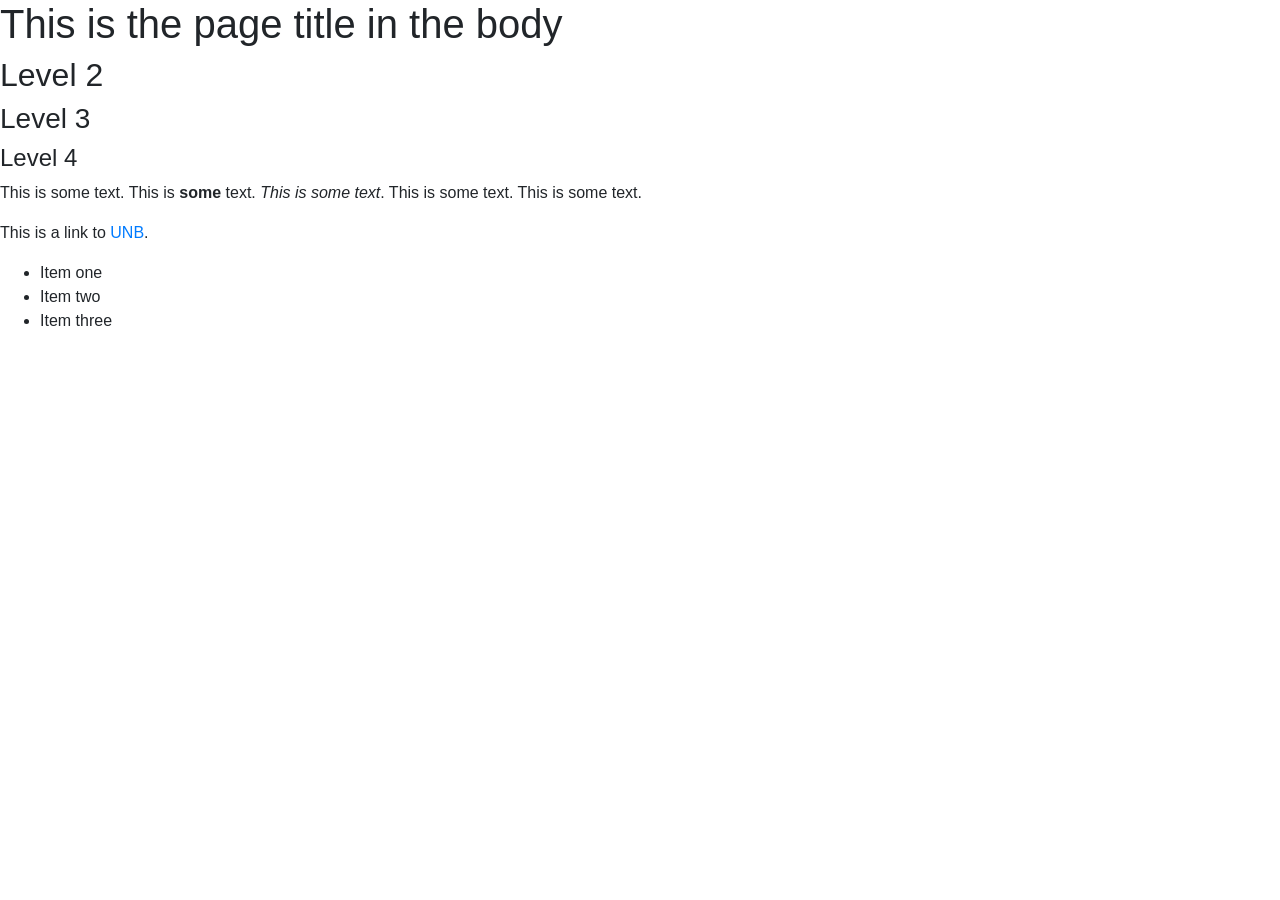
<file: src/bookings/index.html>
<!DOCTYPE html>
<html lang="en">

<head>
    <!-- Required meta tags -->
    <meta charset="utf-8">
    <meta name="viewport" content="width=device-width, initial-scale=1, shrink-to-fit=no">

    <title>My nice page</title>

    <link rel="stylesheet" href="https://cdn.jsdelivr.net/npm/bootstrap@4.5.3/dist/css/bootstrap.min.css" integrity="sha384-TX8t27EcRE3e/ihU7zmQxVncDAy5uIKz4rEkgIXeMed4M0jlfIDPvg6uqKI2xXr2" crossorigin="anonymous">
</head>

<body>

    <h1>This is the page title in the body</h1>

    <h2>Level 2</h2>

    <h3>Level 3</h3>

    <h4>Level 4</h4>

    <p>This is some text. This is <strong>some</strong> text. <em>This is some text</em>. This is some text. This is some text.</p>

    <p>
        This is a link to <a href="https://www.unb.ca/">UNB</a>.
    </p>

    <ul>
        <li>Item one</li>
        <li>Item two</li>
        <li>Item three</li>
    </ul>

</body>

</html>
</file>
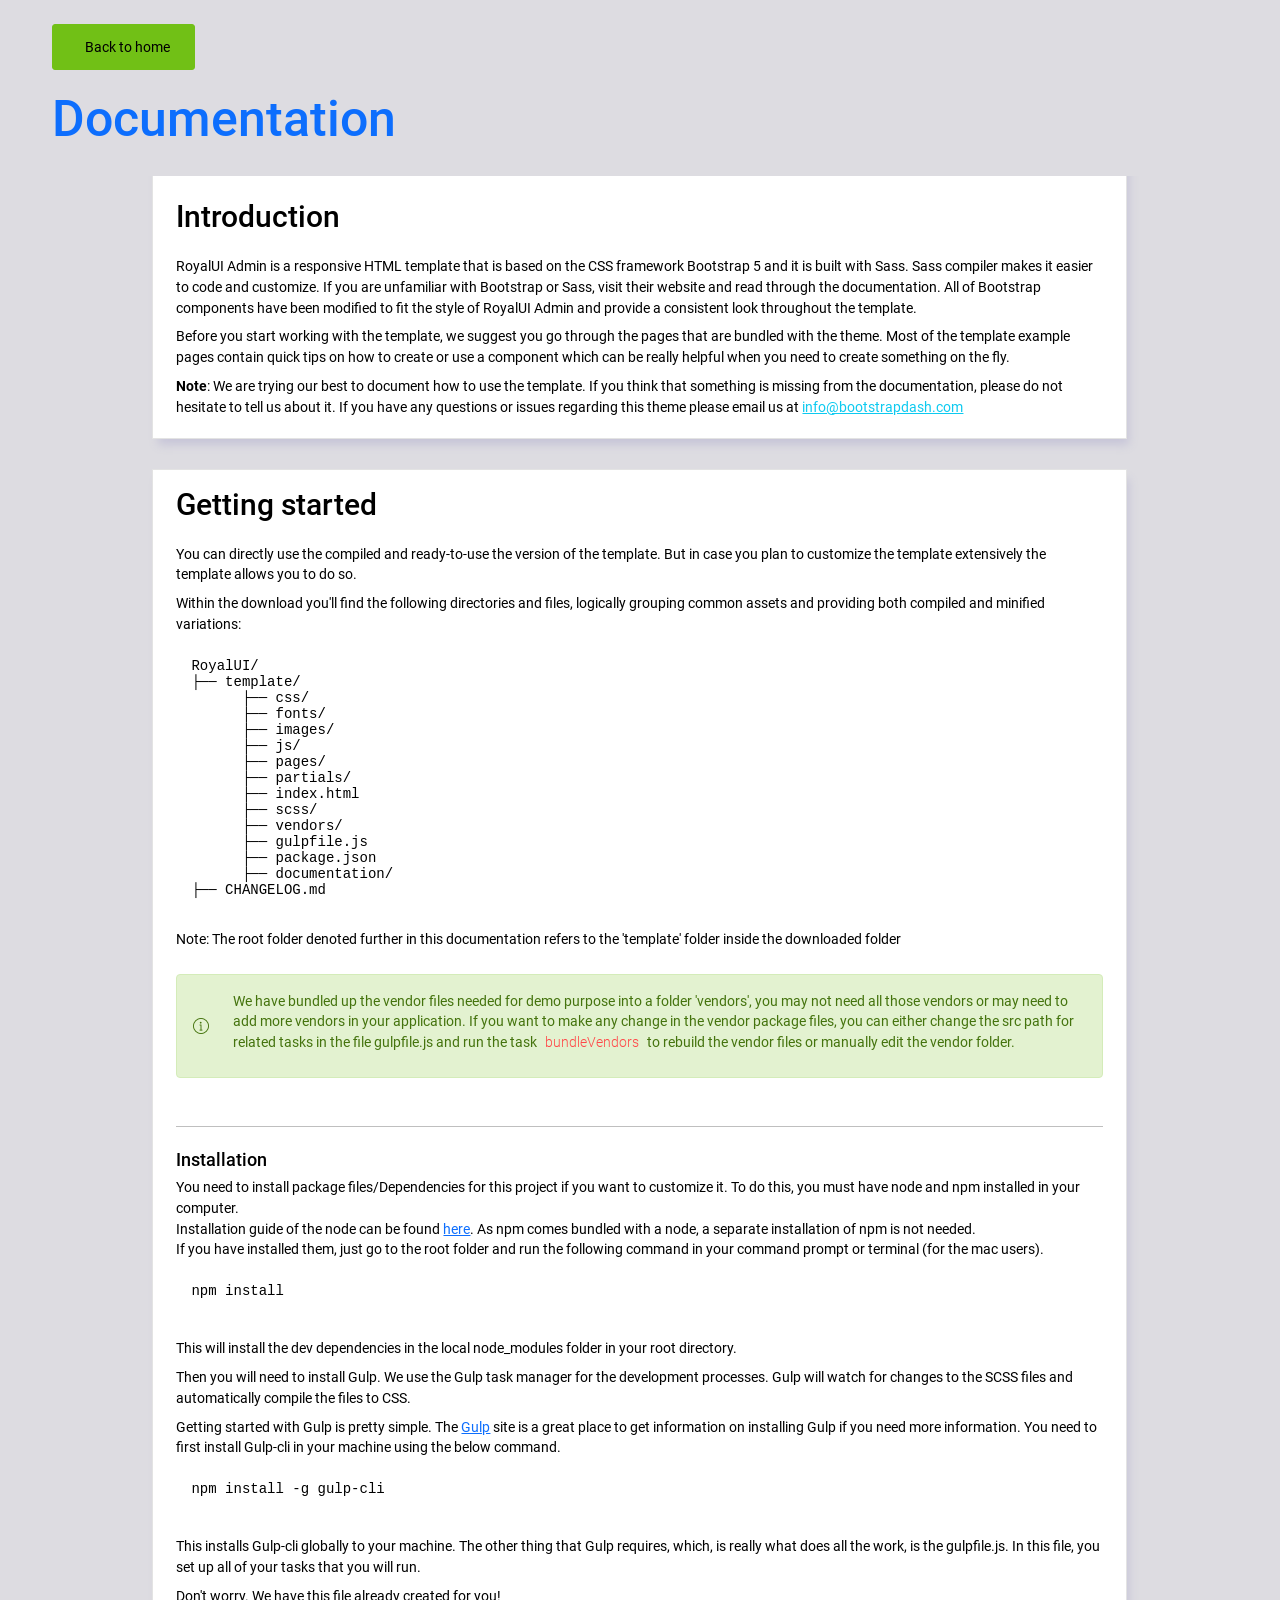
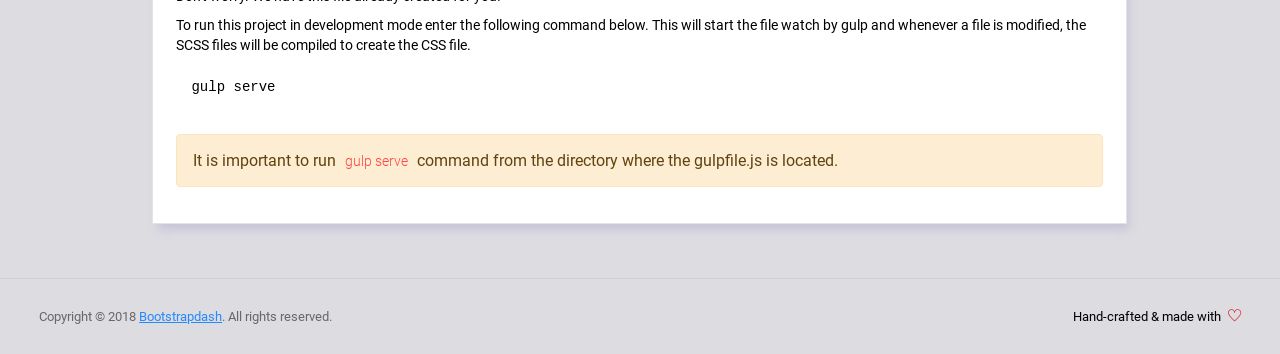
<file: src/bookings/static/admin/documentation/documentation.html>
<!DOCTYPE html>
<html lang="en">

<head>
  <!-- Required meta tags -->
  <meta charset="utf-8">
  <meta name="viewport" content="width=device-width, initial-scale=1, shrink-to-fit=no">
  <title>RoyalUI Admin Dashboard</title>
  <!-- plugins:css -->
  <link rel="stylesheet" href="../vendors/ti-icons/css/themify-icons.css">
  <link rel="stylesheet" href="../vendors/base/vendor.bundle.base.css">
  <!-- endinject -->
  <!-- plugin css for this page -->
  <!-- End plugin css for this page -->
  <!-- inject:css -->
  <link rel="stylesheet" href="../css/style.css">
  <!-- endinject -->
  <link rel="shortcut icon" href="../images/favicon.png" />
</head>

<body>
  <div class="container-scroller">
    <div class="container-fluid page-body-wrapper full-page-wrapper">
      <div class="main-panel w-100  documentation">
        <div class="content-wrapper">
          <div class="container-fluid">
            <div class="row">
              <div class="col-12 doc-header">
                <a class="btn btn-success" href="../index.html"><i class="mdi mdi-home me-2"></i>Back to home</a>
                <h1 class="text-primary mt-4">Documentation</h1>
              </div>
            </div>
            <div class="row doc-content">
              <div class="col-12 col-md-10 offset-md-1">
                <div class="col-12 grid-margin" id="doc-intro">
                    <div class="card">
                        <div class="card-body">
                            <h3 class="mb-4 mt-4">Introduction</h3>
                            <p>RoyalUI Admin is a responsive HTML template that is based on the CSS framework Bootstrap 5 and it is built with Sass. Sass compiler makes it easier to code and customize. If you are unfamiliar with Bootstrap or Sass, visit their
                                website and read through the documentation. All of Bootstrap components have been modified to fit the style of RoyalUI Admin and provide a consistent look throughout the template.</p>
                            <p>Before you start working with the template, we suggest you go through the pages that are bundled with the theme. Most of the template example pages contain quick tips on how to create or use a component which can
                                be really helpful when you need to create something on the fly.</p>
                            <p class="d-inline"><strong>Note</strong>: We are trying our best to document how to use the template. If you think that something is missing from the documentation, please do not hesitate to tell us about it. If you have any questions or issues regarding this theme please email us at <a class="d-inline text-info" href="mailto:info@bootstrapdash.com">info@bootstrapdash.com</a></p>
                        </div>
                    </div>
                </div>
                <div class="col-12 grid-margin" id="doc-started">
                    <div class="card">
                        <div class="card-body">
                            <h3 class="mb-4">Getting started</h3>
                            <p>You can directly use the compiled and ready-to-use the version of the template. But in case you plan to customize the template extensively the template allows you to do so.</p>
                            <p>Within the download you'll find the following directories and files, logically grouping common assets and providing both compiled and minified variations:</p>
                            <pre>
RoyalUI/
├── template/
      ├── css/
      ├── fonts/
      ├── images/
      ├── js/
      ├── pages/
      ├── partials/
      ├── index.html
      ├── scss/
      ├── vendors/
      ├── gulpfile.js
      ├── package.json                           
      ├── documentation/
├── CHANGELOG.md</pre>
                            <p class="mt-1">Note: The root folder denoted further in this documentation refers to the 'template' folder inside the downloaded folder</p>
                            <div class="alert alert-success mt-4 d-flex align-items-center" role="alert">
                              <i class="ti-info-alt me-4"></i>
                              <p>We have bundled up the vendor files needed for demo purpose into a folder 'vendors', you may not need all those vendors or may need to add more vendors in your application. If you want to make any change in the vendor package files, you can either change the src path for related tasks in the file gulpfile.js and run the task <code> bundleVendors </code> to rebuild the vendor files or manually edit the vendor folder.</p>
                            </div>
                            <hr class="mt-5">
                            <h4 class="mt-4">Installation</h4>
                            <p class="mb-0">
                              You need to install package files/Dependencies for this project if you want to customize it. To do this, you must have <span class="font-weight-bold">node and npm</span> installed in your computer.
                            </p>
                            <p class="mb-0">Installation guide of the node can be found <a href="https://nodejs.org/en/">here</a>. As npm comes bundled with a node, a separate installation of npm is not needed.</p>
                            <p>
                                If you have installed them, just go to the root folder and run the following command in your command prompt or terminal (for the mac users).
                            </p>
                            <pre class="shell-mode">
npm install</pre>
                            <p class="mt-4">
                              This will install the dev dependencies in the local <span class="font-weight-bold">node_modules</span> folder in your root directory.
                            </p>
                            <p class="mt-2">
                              Then you will need to install <span class="font-weight-bold">Gulp</span>. We use the Gulp task manager for the development processes. Gulp will watch for changes to the SCSS files and automatically compile the files to CSS.
                            </p>
                            <p>Getting started with Gulp is pretty simple. The <a href="https://gulpjs.com/" target="_blank">Gulp</a> site is a great place to get information on installing Gulp if you need more information. You need to first install Gulp-cli in your machine using the below command.</p>
                            <pre class="shell-mode">
npm install -g gulp-cli</pre>
                            <p class="mt-4">This installs Gulp-cli globally to your machine. The other thing that Gulp requires, which, is really what does all the work, is the gulpfile.js. In this file, you set up all of your tasks that you will run.</p>
                            <p>Don't worry. We have this file already created for you!</p>
                            <p>To run this project in development mode enter the following command below. This will start the file watch by gulp and whenever a file is modified, the SCSS files will be compiled to create the CSS file.</p>
<pre class="shell-mode">
gulp serve</pre>           
                            <div class="alert alert-warning mt-4" role="alert">
                              <i class="ti-info-alt-outline"></i>It is important to run <code>gulp serve</code> command from the directory where the gulpfile.js is located.
                            </div>
                        </div>
                    </div>
                </div>
              </div>
            </div>
          </div>
        </div>
        <!-- partial:../partials/_footer.html -->

        <footer class="footer">
          <div class="d-sm-flex justify-content-center justify-content-sm-between">
            <span class="text-muted text-center text-sm-left d-block d-sm-inline-block">Copyright © 2018 <a href="https://www.bootstrapdash.com/" target="_blank">Bootstrapdash</a>. All rights reserved.</span>
            <span class="float-none float-sm-right d-block mt-1 mt-sm-0 text-center">Hand-crafted & made with <i class="ti-heart text-danger ms-1"></i></span>
          </div>
        </footer>

        <!-- partial -->
      </div>
    </div>
  </div>
<!-- plugins:js -->
<script src="../vendors/base/vendor.bundle.base.js"></script>
<!-- endinject -->
<!-- inject:js -->
<script src="../js/off-canvas.js"></script>
<script src="../js/hoverable-collapse.js"></script>
<script src="../js/template.js"></script>
<script src="../js/todolist.js"></script>
<!-- endinject -->
<!-- Custom js for this page-->
<script src="../js/documentation.js"></script> 
<!-- End custom js for this page-->
</body>

</html>
</file>
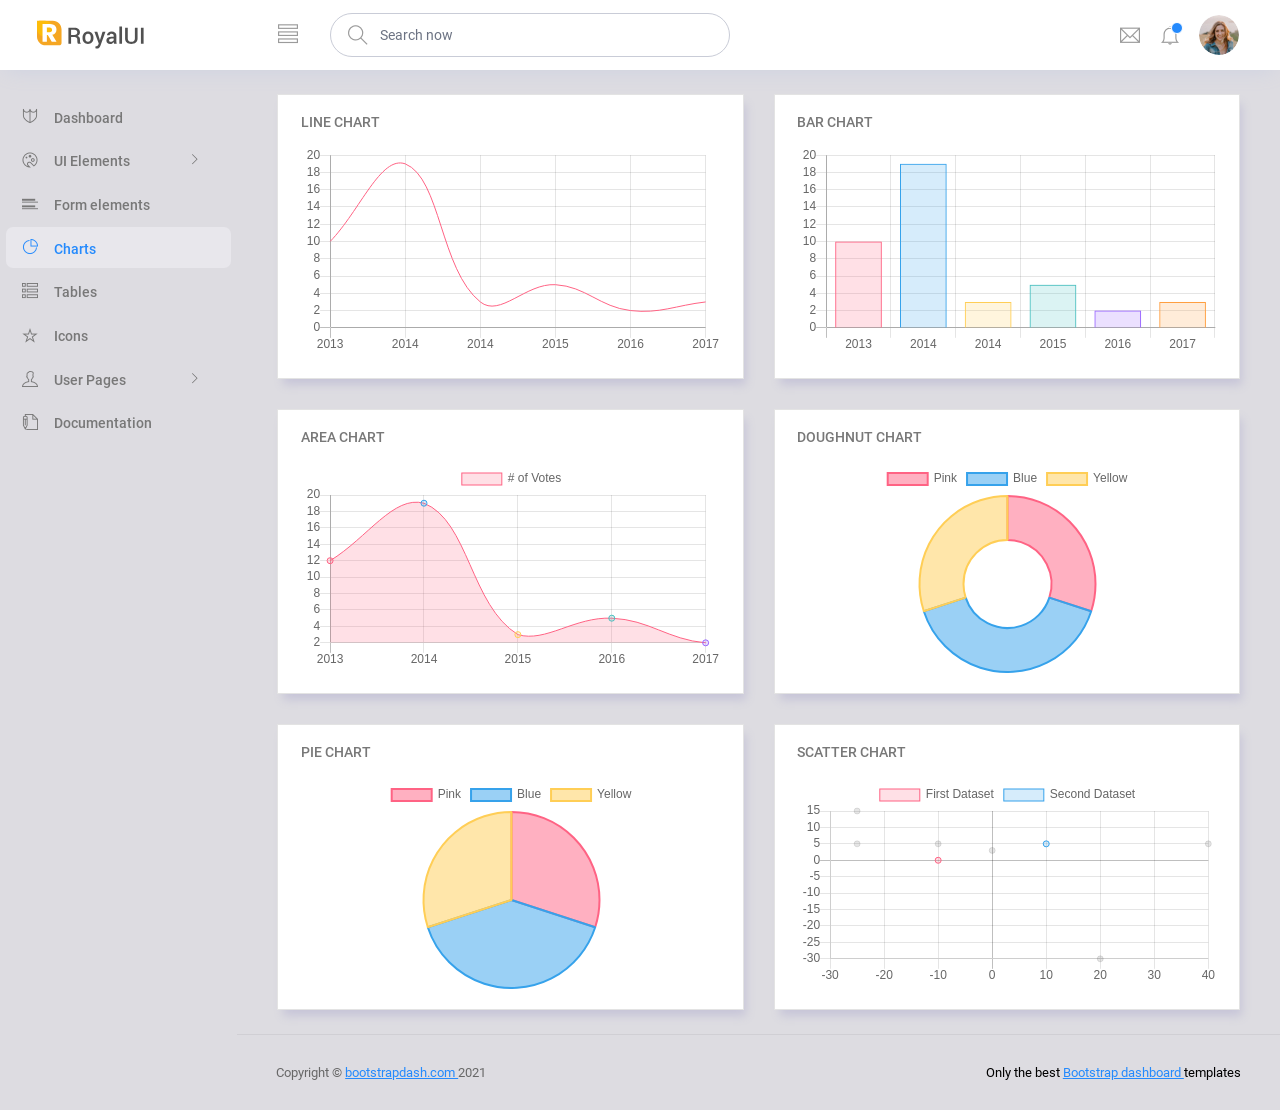
<file: src/bookings/static/admin/pages/charts/chartjs.html>
<!DOCTYPE html>
<html lang="en">

<head>
  <!-- Required meta tags -->
  <meta charset="utf-8">
  <meta name="viewport" content="width=device-width, initial-scale=1, shrink-to-fit=no">
  <title>RoyalUI Admin</title>
  <!-- plugins:css -->
  <link rel="stylesheet" href="../../vendors/ti-icons/css/themify-icons.css">
  <link rel="stylesheet" href="../../vendors/base/vendor.bundle.base.css">
  <!-- endinject -->
  <!-- inject:css -->
  <link rel="stylesheet" href="../../css/style.css">
  <!-- endinject -->
  <link rel="shortcut icon" href="../../images/favicon.png" />
</head>

<body>
  <div class="container-scroller">
    <!-- partial:../../partials/_navbar.html -->
    <nav class="navbar col-lg-12 col-12 p-0 fixed-top d-flex flex-row">
      <div class="text-center navbar-brand-wrapper d-flex align-items-center justify-content-center">
        <a class="navbar-brand brand-logo me-5" href="../../index.html"><img src="../../images/logo.svg" class="me-2" alt="logo"/></a>
        <a class="navbar-brand brand-logo-mini" href="../../index.html"><img src="../../images/logo-mini.svg" alt="logo"/></a>
      </div>
      <div class="navbar-menu-wrapper d-flex align-items-center justify-content-end">
        <button class="navbar-toggler navbar-toggler align-self-center" type="button" data-toggle="minimize">
          <span class="ti-view-list"></span>
        </button>
        <ul class="navbar-nav mr-lg-2">
          <li class="nav-item nav-search d-none d-lg-block">
            <div class="input-group">
              <div class="input-group-prepend hover-cursor" id="navbar-search-icon">
                <span class="input-group-text" id="search">
                  <i class="ti-search"></i>
                </span>
              </div>
              <input type="text" class="form-control" id="navbar-search-input" placeholder="Search now" aria-label="search" aria-describedby="search">
            </div>
          </li>
        </ul>
        <ul class="navbar-nav navbar-nav-right">
          <li class="nav-item dropdown me-1">
            <a class="nav-link count-indicator dropdown-toggle d-flex justify-content-center align-items-center" id="messageDropdown" href="#" data-bs-toggle="dropdown">
              <i class="ti-email mx-0"></i>
            </a>
            <div class="dropdown-menu dropdown-menu-right navbar-dropdown" aria-labelledby="messageDropdown">
              <p class="mb-0 font-weight-normal float-left dropdown-header">Messages</p>
              <a class="dropdown-item">
                <div class="item-thumbnail">
                    <img src="../../images/faces/face4.jpg" alt="image" class="profile-pic">
                </div>
                <div class="item-content flex-grow">
                  <h6 class="ellipsis font-weight-normal">David Grey
                  </h6>
                  <p class="font-weight-light small-text text-muted mb-0">
                    The meeting is cancelled
                  </p>
                </div>
              </a>
              <a class="dropdown-item">
                <div class="item-thumbnail">
                    <img src="../../images/faces/face2.jpg" alt="image" class="profile-pic">
                </div>
                <div class="item-content flex-grow">
                  <h6 class="ellipsis font-weight-normal">Tim Cook
                  </h6>
                  <p class="font-weight-light small-text text-muted mb-0">
                    New product launch
                  </p>
                </div>
              </a>
              <a class="dropdown-item">
                <div class="item-thumbnail">
                    <img src="../../images/faces/face3.jpg" alt="image" class="profile-pic">
                </div>
                <div class="item-content flex-grow">
                  <h6 class="ellipsis font-weight-normal"> Johnson
                  </h6>
                  <p class="font-weight-light small-text text-muted mb-0">
                    Upcoming board meeting
                  </p>
                </div>
              </a>
            </div>
          </li>
          <li class="nav-item dropdown">
            <a class="nav-link count-indicator dropdown-toggle" id="notificationDropdown" href="#" data-bs-toggle="dropdown">
              <i class="ti-bell mx-0"></i>
              <span class="count"></span>
            </a>
            <div class="dropdown-menu dropdown-menu-right navbar-dropdown" aria-labelledby="notificationDropdown">
              <p class="mb-0 font-weight-normal float-left dropdown-header">Notifications</p>
              <a class="dropdown-item">
                <div class="item-thumbnail">
                  <div class="item-icon bg-success">
                    <i class="ti-info-alt mx-0"></i>
                  </div>
                </div>
                <div class="item-content">
                  <h6 class="font-weight-normal">Application Error</h6>
                  <p class="font-weight-light small-text mb-0 text-muted">
                    Just now
                  </p>
                </div>
              </a>
              <a class="dropdown-item">
                <div class="item-thumbnail">
                  <div class="item-icon bg-warning">
                    <i class="ti-settings mx-0"></i>
                  </div>
                </div>
                <div class="item-content">
                  <h6 class="font-weight-normal">Settings</h6>
                  <p class="font-weight-light small-text mb-0 text-muted">
                    Private message
                  </p>
                </div>
              </a>
              <a class="dropdown-item">
                <div class="item-thumbnail">
                  <div class="item-icon bg-info">
                    <i class="ti-user mx-0"></i>
                  </div>
                </div>
                <div class="item-content">
                  <h6 class="font-weight-normal">New user registration</h6>
                  <p class="font-weight-light small-text mb-0 text-muted">
                    2 days ago
                  </p>
                </div>
              </a>
            </div>
          </li>
          <li class="nav-item nav-profile dropdown">
            <a class="nav-link dropdown-toggle" href="#" data-bs-toggle="dropdown" id="profileDropdown">
              <img src="../../images/faces/face28.jpg" alt="profile"/>
            </a>
            <div class="dropdown-menu dropdown-menu-right navbar-dropdown" aria-labelledby="profileDropdown">
              <a class="dropdown-item">
                <i class="ti-settings text-primary"></i>
                Settings
              </a>
              <a class="dropdown-item">
                <i class="ti-power-off text-primary"></i>
                Logout
              </a>
            </div>
          </li>
        </ul>
        <button class="navbar-toggler navbar-toggler-right d-lg-none align-self-center" type="button" data-toggle="offcanvas">
          <span class="ti-view-list"></span>
        </button>
      </div>
    </nav>
    <!-- partial -->
    <div class="container-fluid page-body-wrapper">
      <!-- partial:../../partials/_sidebar.html -->
      <nav class="sidebar sidebar-offcanvas" id="sidebar">
        <ul class="nav">
          <li class="nav-item">
            <a class="nav-link" href="../../index.html">
              <i class="ti-shield menu-icon"></i>
              <span class="menu-title">Dashboard</span>
            </a>
          </li>
          <li class="nav-item">
            <a class="nav-link" data-bs-toggle="collapse" href="#ui-basic" aria-expanded="false" aria-controls="ui-basic">
              <i class="ti-palette menu-icon"></i>
              <span class="menu-title">UI Elements</span>
              <i class="menu-arrow"></i>
            </a>
            <div class="collapse" id="ui-basic">
              <ul class="nav flex-column sub-menu">
                <li class="nav-item"> <a class="nav-link" href="../../pages/ui-features/buttons.html">Buttons</a></li>
                <li class="nav-item"> <a class="nav-link" href="../../pages/ui-features/typography.html">Typography</a></li>
              </ul>
            </div>
          </li>
          <li class="nav-item">
            <a class="nav-link" href="../../pages/forms/basic_elements.html">
              <i class="ti-layout-list-post menu-icon"></i>
              <span class="menu-title">Form elements</span>
            </a>
          </li>
          <li class="nav-item">
            <a class="nav-link" href="../../pages/charts/chartjs.html">
              <i class="ti-pie-chart menu-icon"></i>
              <span class="menu-title">Charts</span>
            </a>
          </li>
          <li class="nav-item">
            <a class="nav-link" href="../../pages/tables/basic-table.html">
              <i class="ti-view-list-alt menu-icon"></i>
              <span class="menu-title">Tables</span>
            </a>
          </li>
          <li class="nav-item">
            <a class="nav-link" href="../../pages/icons/themify.html">
              <i class="ti-star menu-icon"></i>
              <span class="menu-title">Icons</span>
            </a>
          </li>
          <li class="nav-item">
            <a class="nav-link" data-bs-toggle="collapse" href="#auth" aria-expanded="false" aria-controls="auth">
              <i class="ti-user menu-icon"></i>
              <span class="menu-title">User Pages</span>
              <i class="menu-arrow"></i>
            </a>
            <div class="collapse" id="auth">
              <ul class="nav flex-column sub-menu">
                <li class="nav-item"> <a class="nav-link" href="../../pages/samples/login.html"> Login </a></li>
                <li class="nav-item"> <a class="nav-link" href="../../pages/samples/login-2.html"> Login 2 </a></li>
                <li class="nav-item"> <a class="nav-link" href="../../pages/samples/register.html"> Register </a></li>
                <li class="nav-item"> <a class="nav-link" href="../../pages/samples/register-2.html"> Register 2 </a></li>
                <li class="nav-item"> <a class="nav-link" href="../../pages/samples/lock-screen.html"> Lockscreen </a></li>
              </ul>
            </div>
          </li>
          <li class="nav-item">
            <a class="nav-link" href="../../documentation/documentation.html">
              <i class="ti-write menu-icon"></i>
              <span class="menu-title">Documentation</span>
            </a>
          </li>
        </ul>
      </nav>
      <!-- partial -->
      <div class="main-panel">
        <div class="content-wrapper">
          <div class="row">
            <div class="col-lg-6 grid-margin stretch-card">
              <div class="card">
                <div class="card-body">
                  <h4 class="card-title">Line chart</h4>
                  <canvas id="lineChart"></canvas>
                </div>
              </div>
            </div>
            <div class="col-lg-6 grid-margin stretch-card">
              <div class="card">
                <div class="card-body">
                  <h4 class="card-title">Bar chart</h4>
                  <canvas id="barChart"></canvas>
                </div>
              </div>
            </div>
          </div>
          <div class="row">
            <div class="col-lg-6 grid-margin stretch-card">
              <div class="card">
                <div class="card-body">
                  <h4 class="card-title">Area chart</h4>
                  <canvas id="areaChart"></canvas>
                </div>
              </div>
            </div>
            <div class="col-lg-6 grid-margin stretch-card">
              <div class="card">
                <div class="card-body">
                  <h4 class="card-title">Doughnut chart</h4>
                  <canvas id="doughnutChart"></canvas>
                </div>
              </div>
            </div>
          </div>
          <div class="row">
            <div class="col-lg-6 grid-margin grid-margin-lg-0 stretch-card">
              <div class="card">
                <div class="card-body">
                  <h4 class="card-title">Pie chart</h4>
                  <canvas id="pieChart"></canvas>
                </div>
              </div>
            </div>
            <div class="col-lg-6 grid-margin grid-margin-lg-0 stretch-card">
              <div class="card">
                <div class="card-body">
                  <h4 class="card-title">Scatter chart</h4>
                  <canvas id="scatterChart"></canvas>
                </div>
              </div>
            </div>
          </div>
        </div>
        <!-- content-wrapper ends -->
        <!-- partial:../../partials/_footer.html -->
        <footer class="footer">
          <div class="d-sm-flex justify-content-center justify-content-sm-between">
            <span class="text-muted text-center text-sm-left d-block d-sm-inline-block">Copyright © <a href="https://www.bootstrapdash.com/" target="_blank">bootstrapdash.com </a>2021</span>
            <span class="float-none float-sm-right d-block mt-1 mt-sm-0 text-center">Only the best <a href="https://www.bootstrapdash.com/" target="_blank"> Bootstrap dashboard </a> templates</span>
          </div>
        </footer>
        <!-- partial -->
      </div>
      <!-- main-panel ends -->
    </div>
    <!-- page-body-wrapper ends -->
  </div>
  <!-- container-scroller -->
  <!-- plugins:js -->
  <script src="../../vendors/base/vendor.bundle.base.js"></script>
  <!-- endinject -->
  <!-- Plugin js for this page-->
  <script src="../../vendors/chart.js/Chart.min.js"></script>
  <!-- End plugin js for this page-->
  <!-- inject:js -->
  <script src="../../js/off-canvas.js"></script>
  <script src="../../js/hoverable-collapse.js"></script>
  <script src="../../js/template.js"></script>
  <script src="../../js/todolist.js"></script>
  <!-- endinject -->
  <!-- Custom js for this page-->
  <script src="../../js/chart.js"></script>
  <!-- End custom js for this page-->
</body>

</html>
</file>
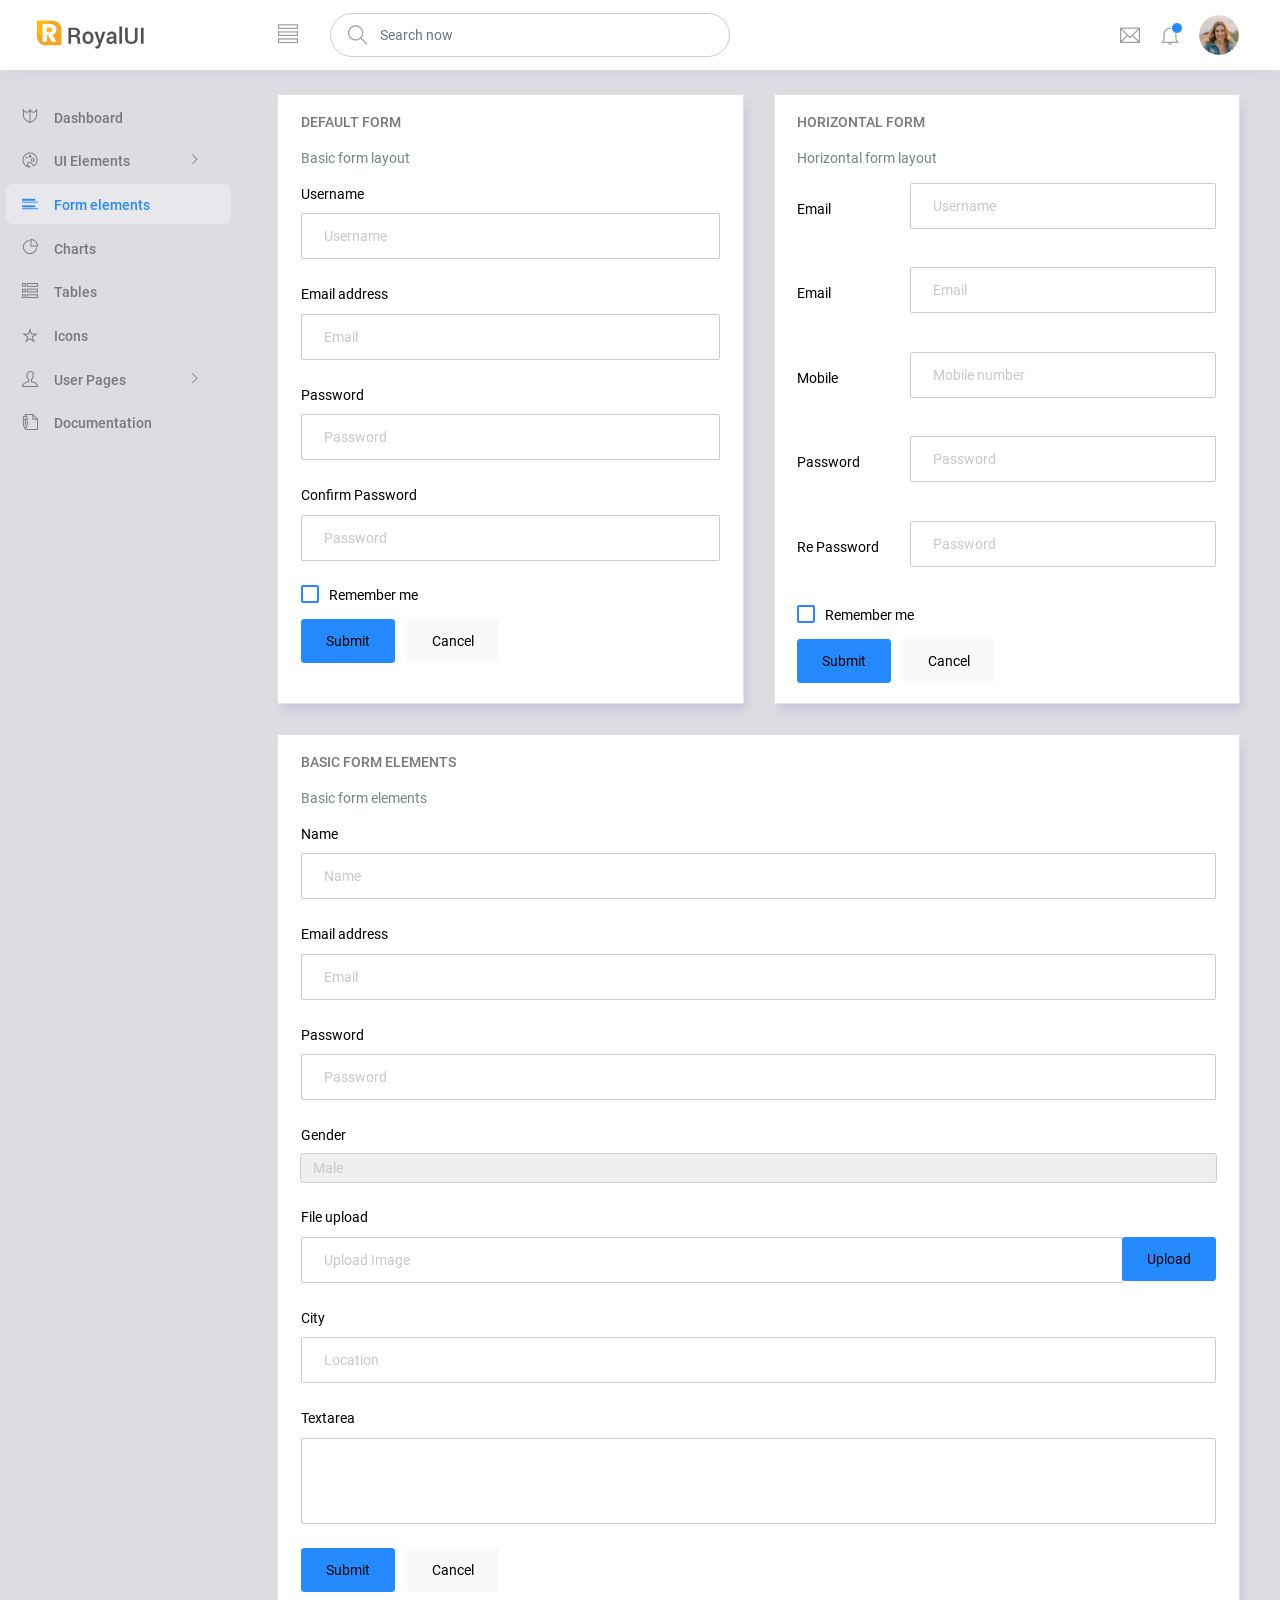
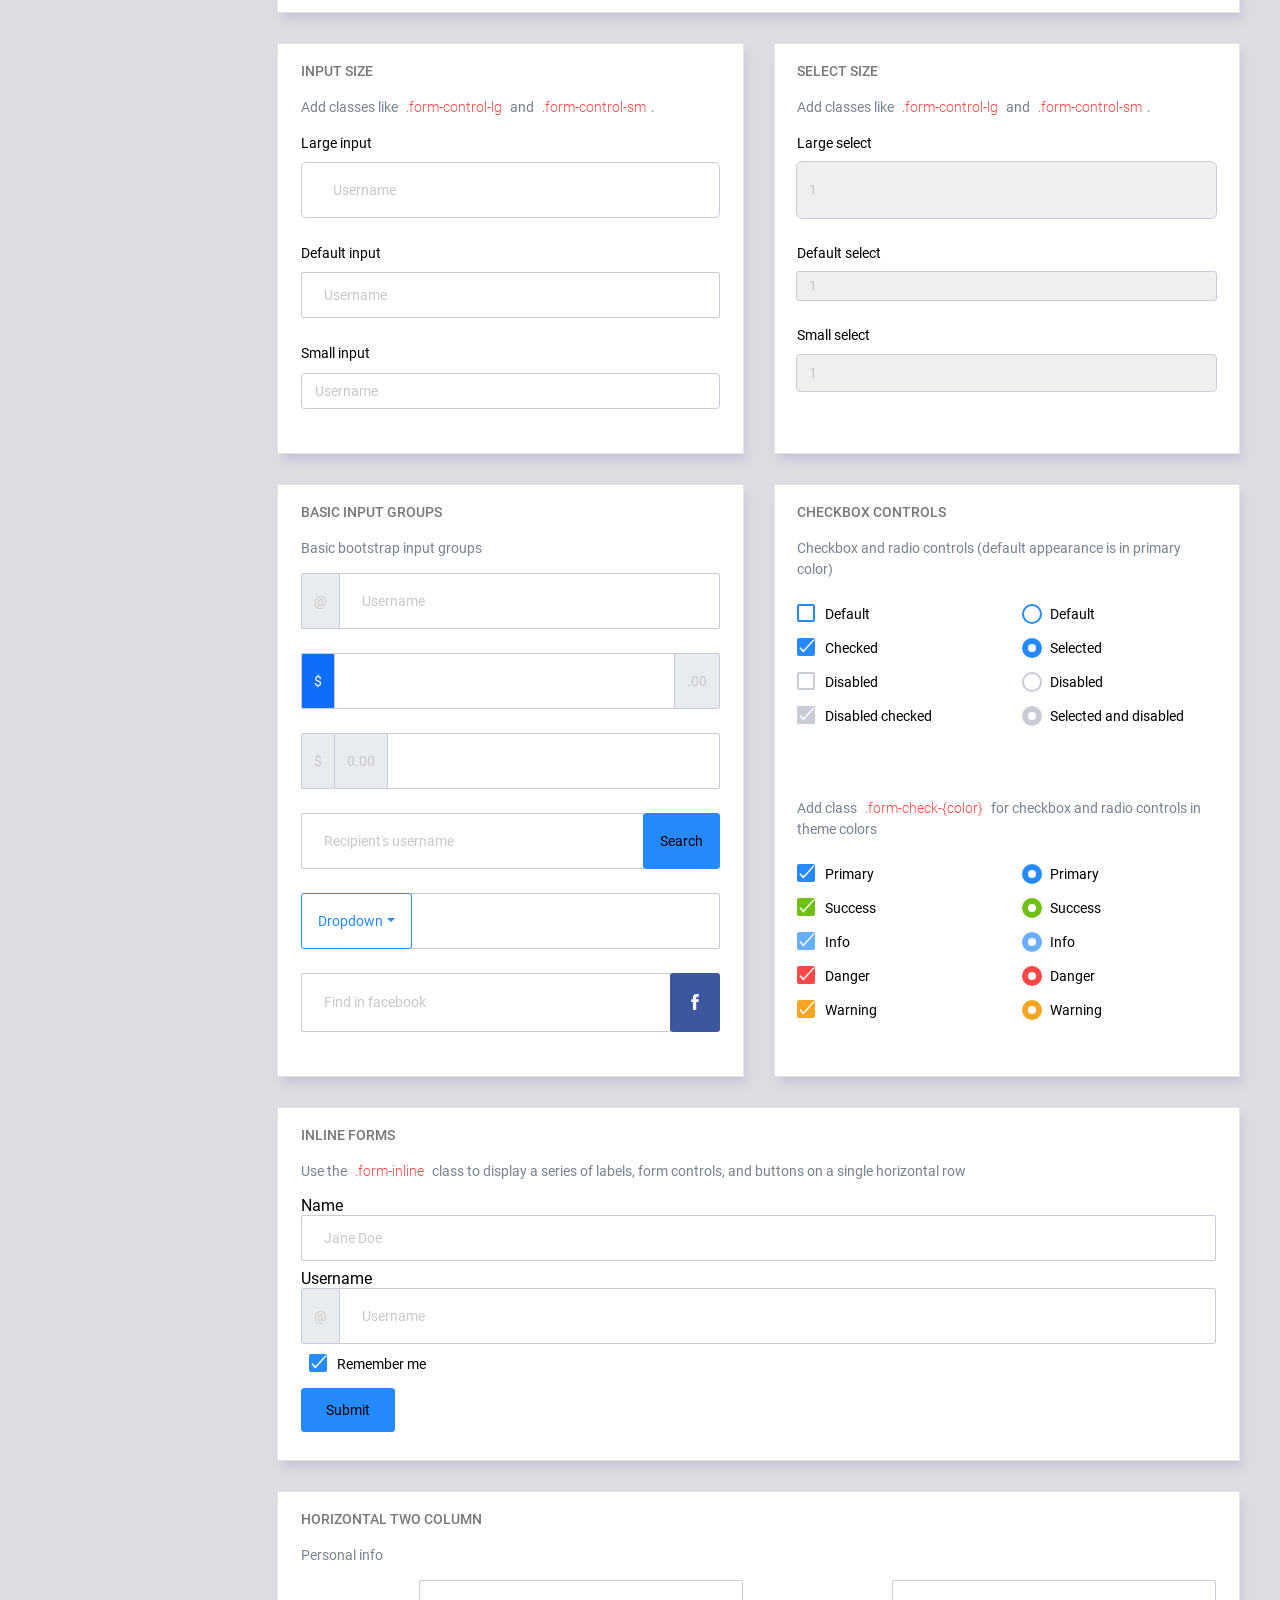
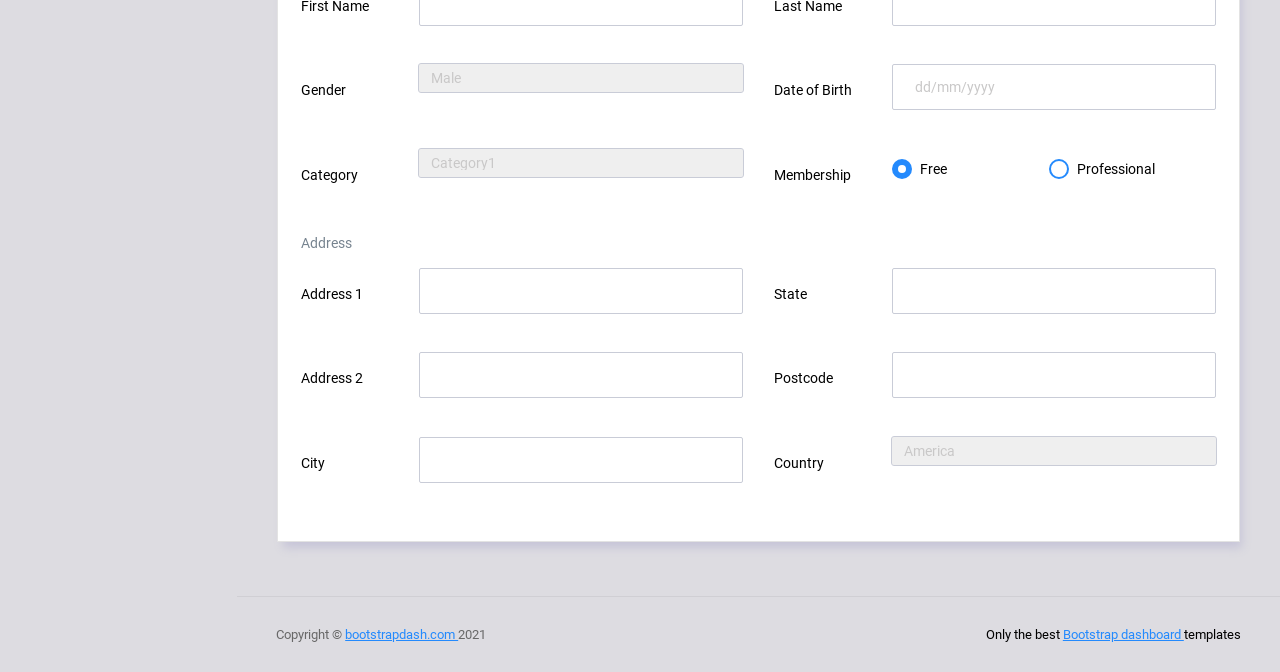
<file: src/bookings/static/admin/pages/forms/basic_elements.html>
<!DOCTYPE html>
<html lang="en">

<head>
  <!-- Required meta tags -->
  <meta charset="utf-8">
  <meta name="viewport" content="width=device-width, initial-scale=1, shrink-to-fit=no">
  <title>RoyalUI Admin</title>
  <!-- plugins:css -->
  <link rel="stylesheet" href="../../vendors/ti-icons/css/themify-icons.css">
  <link rel="stylesheet" href="../../vendors/base/vendor.bundle.base.css">
  <!-- endinject -->
  <!-- plugin css for this page -->
  <!-- End plugin css for this page -->
  <!-- inject:css -->
  <link rel="stylesheet" href="../../css/style.css">
  <!-- endinject -->
  <link rel="shortcut icon" href="../../images/favicon.png" />
</head>

<body>
  <div class="container-scroller">
    <!-- partial:../../partials/_navbar.html -->
    <nav class="navbar col-lg-12 col-12 p-0 fixed-top d-flex flex-row">
      <div class="text-center navbar-brand-wrapper d-flex align-items-center justify-content-center">
        <a class="navbar-brand brand-logo me-5" href="../../index.html"><img src="../../images/logo.svg" class="me-2" alt="logo"/></a>
        <a class="navbar-brand brand-logo-mini" href="../../index.html"><img src="../../images/logo-mini.svg" alt="logo"/></a>
      </div>
      <div class="navbar-menu-wrapper d-flex align-items-center justify-content-end">
        <button class="navbar-toggler navbar-toggler align-self-center" type="button" data-toggle="minimize">
          <span class="ti-view-list"></span>
        </button>
        <ul class="navbar-nav mr-lg-2">
          <li class="nav-item nav-search d-none d-lg-block">
            <div class="input-group">
              <div class="input-group-prepend hover-cursor" id="navbar-search-icon">
                <span class="input-group-text" id="search">
                  <i class="ti-search"></i>
                </span>
              </div>
              <input type="text" class="form-control" id="navbar-search-input" placeholder="Search now" aria-label="search" aria-describedby="search">
            </div>
          </li>
        </ul>
        <ul class="navbar-nav navbar-nav-right">
          <li class="nav-item dropdown me-1">
            <a class="nav-link count-indicator dropdown-toggle d-flex justify-content-center align-items-center" id="messageDropdown" href="#" data-bs-toggle="dropdown">
              <i class="ti-email mx-0"></i>
            </a>
            <div class="dropdown-menu dropdown-menu-right navbar-dropdown" aria-labelledby="messageDropdown">
              <p class="mb-0 font-weight-normal float-left dropdown-header">Messages</p>
              <a class="dropdown-item">
                <div class="item-thumbnail">
                    <img src="../../images/faces/face4.jpg" alt="image" class="profile-pic">
                </div>
                <div class="item-content flex-grow">
                  <h6 class="ellipsis font-weight-normal">David Grey
                  </h6>
                  <p class="font-weight-light small-text text-muted mb-0">
                    The meeting is cancelled
                  </p>
                </div>
              </a>
              <a class="dropdown-item">
                <div class="item-thumbnail">
                    <img src="../../images/faces/face2.jpg" alt="image" class="profile-pic">
                </div>
                <div class="item-content flex-grow">
                  <h6 class="ellipsis font-weight-normal">Tim Cook
                  </h6>
                  <p class="font-weight-light small-text text-muted mb-0">
                    New product launch
                  </p>
                </div>
              </a>
              <a class="dropdown-item">
                <div class="item-thumbnail">
                    <img src="../../images/faces/face3.jpg" alt="image" class="profile-pic">
                </div>
                <div class="item-content flex-grow">
                  <h6 class="ellipsis font-weight-normal"> Johnson
                  </h6>
                  <p class="font-weight-light small-text text-muted mb-0">
                    Upcoming board meeting
                  </p>
                </div>
              </a>
            </div>
          </li>
          <li class="nav-item dropdown">
            <a class="nav-link count-indicator dropdown-toggle" id="notificationDropdown" href="#" data-bs-toggle="dropdown">
              <i class="ti-bell mx-0"></i>
              <span class="count"></span>
            </a>
            <div class="dropdown-menu dropdown-menu-right navbar-dropdown" aria-labelledby="notificationDropdown">
              <p class="mb-0 font-weight-normal float-left dropdown-header">Notifications</p>
              <a class="dropdown-item">
                <div class="item-thumbnail">
                  <div class="item-icon bg-success">
                    <i class="ti-info-alt mx-0"></i>
                  </div>
                </div>
                <div class="item-content">
                  <h6 class="font-weight-normal">Application Error</h6>
                  <p class="font-weight-light small-text mb-0 text-muted">
                    Just now
                  </p>
                </div>
              </a>
              <a class="dropdown-item">
                <div class="item-thumbnail">
                  <div class="item-icon bg-warning">
                    <i class="ti-settings mx-0"></i>
                  </div>
                </div>
                <div class="item-content">
                  <h6 class="font-weight-normal">Settings</h6>
                  <p class="font-weight-light small-text mb-0 text-muted">
                    Private message
                  </p>
                </div>
              </a>
              <a class="dropdown-item">
                <div class="item-thumbnail">
                  <div class="item-icon bg-info">
                    <i class="ti-user mx-0"></i>
                  </div>
                </div>
                <div class="item-content">
                  <h6 class="font-weight-normal">New user registration</h6>
                  <p class="font-weight-light small-text mb-0 text-muted">
                    2 days ago
                  </p>
                </div>
              </a>
            </div>
          </li>
          <li class="nav-item nav-profile dropdown">
            <a class="nav-link dropdown-toggle" href="#" data-bs-toggle="dropdown" id="profileDropdown">
              <img src="../../images/faces/face28.jpg" alt="profile"/>
            </a>
            <div class="dropdown-menu dropdown-menu-right navbar-dropdown" aria-labelledby="profileDropdown">
              <a class="dropdown-item">
                <i class="ti-settings text-primary"></i>
                Settings
              </a>
              <a class="dropdown-item">
                <i class="ti-power-off text-primary"></i>
                Logout
              </a>
            </div>
          </li>
        </ul>
        <button class="navbar-toggler navbar-toggler-right d-lg-none align-self-center" type="button" data-toggle="offcanvas">
          <span class="ti-view-list"></span>
        </button>
      </div>
    </nav>
    <!-- partial -->
    <div class="container-fluid page-body-wrapper">
      <!-- partial:../../partials/_sidebar.html -->
      <nav class="sidebar sidebar-offcanvas" id="sidebar">
        <ul class="nav">
          <li class="nav-item">
            <a class="nav-link" href="../../index.html">
              <i class="ti-shield menu-icon"></i>
              <span class="menu-title">Dashboard</span>
            </a>
          </li>
          <li class="nav-item">
            <a class="nav-link" data-bs-toggle="collapse" href="#ui-basic" aria-expanded="false" aria-controls="ui-basic">
              <i class="ti-palette menu-icon"></i>
              <span class="menu-title">UI Elements</span>
              <i class="menu-arrow"></i>
            </a>
            <div class="collapse" id="ui-basic">
              <ul class="nav flex-column sub-menu">
                <li class="nav-item"> <a class="nav-link" href="../../pages/ui-features/buttons.html">Buttons</a></li>
                <li class="nav-item"> <a class="nav-link" href="../../pages/ui-features/typography.html">Typography</a></li>
              </ul>
            </div>
          </li>
          <li class="nav-item">
            <a class="nav-link" href="../../pages/forms/basic_elements.html">
              <i class="ti-layout-list-post menu-icon"></i>
              <span class="menu-title">Form elements</span>
            </a>
          </li>
          <li class="nav-item">
            <a class="nav-link" href="../../pages/charts/chartjs.html">
              <i class="ti-pie-chart menu-icon"></i>
              <span class="menu-title">Charts</span>
            </a>
          </li>
          <li class="nav-item">
            <a class="nav-link" href="../../pages/tables/basic-table.html">
              <i class="ti-view-list-alt menu-icon"></i>
              <span class="menu-title">Tables</span>
            </a>
          </li>
          <li class="nav-item">
            <a class="nav-link" href="../../pages/icons/themify.html">
              <i class="ti-star menu-icon"></i>
              <span class="menu-title">Icons</span>
            </a>
          </li>
          <li class="nav-item">
            <a class="nav-link" data-bs-toggle="collapse" href="#auth" aria-expanded="false" aria-controls="auth">
              <i class="ti-user menu-icon"></i>
              <span class="menu-title">User Pages</span>
              <i class="menu-arrow"></i>
            </a>
            <div class="collapse" id="auth">
              <ul class="nav flex-column sub-menu">
                <li class="nav-item"> <a class="nav-link" href="../../pages/samples/login.html"> Login </a></li>
                <li class="nav-item"> <a class="nav-link" href="../../pages/samples/login-2.html"> Login 2 </a></li>
                <li class="nav-item"> <a class="nav-link" href="../../pages/samples/register.html"> Register </a></li>
                <li class="nav-item"> <a class="nav-link" href="../../pages/samples/register-2.html"> Register 2 </a></li>
                <li class="nav-item"> <a class="nav-link" href="../../pages/samples/lock-screen.html"> Lockscreen </a></li>
              </ul>
            </div>
          </li>
          <li class="nav-item">
            <a class="nav-link" href="../../documentation/documentation.html">
              <i class="ti-write menu-icon"></i>
              <span class="menu-title">Documentation</span>
            </a>
          </li>
        </ul>
      </nav>
      <!-- partial -->
      <div class="main-panel">        
        <div class="content-wrapper">
          <div class="row">
            <div class="col-md-6 grid-margin stretch-card">
              <div class="card">
                <div class="card-body">
                  <h4 class="card-title">Default form</h4>
                  <p class="card-description">
                    Basic form layout
                  </p>
                  <form class="forms-sample">
                    <div class="form-group">
                      <label for="exampleInputUsername1">Username</label>
                      <input type="text" class="form-control" id="exampleInputUsername1" placeholder="Username">
                    </div>
                    <div class="form-group">
                      <label for="exampleInputEmail1">Email address</label>
                      <input type="email" class="form-control" id="exampleInputEmail1" placeholder="Email">
                    </div>
                    <div class="form-group">
                      <label for="exampleInputPassword1">Password</label>
                      <input type="password" class="form-control" id="exampleInputPassword1" placeholder="Password">
                    </div>
                    <div class="form-group">
                      <label for="exampleInputConfirmPassword1">Confirm Password</label>
                      <input type="password" class="form-control" id="exampleInputConfirmPassword1" placeholder="Password">
                    </div>
                    <div class="form-check form-check-flat form-check-primary">
                      <label class="form-check-label">
                        <input type="checkbox" class="form-check-input">
                        Remember me
                      </label>
                    </div>
                    <button type="submit" class="btn btn-primary me-2">Submit</button>
                    <button class="btn btn-light">Cancel</button>
                  </form>
                </div>
              </div>
            </div>
            <div class="col-md-6 grid-margin stretch-card">
              <div class="card">
                <div class="card-body">
                  <h4 class="card-title">Horizontal Form</h4>
                  <p class="card-description">
                    Horizontal form layout
                  </p>
                  <form class="forms-sample">
                    <div class="form-group row">
                      <label for="exampleInputUsername2" class="col-sm-3 col-form-label">Email</label>
                      <div class="col-sm-9">
                        <input type="text" class="form-control" id="exampleInputUsername2" placeholder="Username">
                      </div>
                    </div>
                    <div class="form-group row">
                      <label for="exampleInputEmail2" class="col-sm-3 col-form-label">Email</label>
                      <div class="col-sm-9">
                        <input type="email" class="form-control" id="exampleInputEmail2" placeholder="Email">
                      </div>
                    </div>
                    <div class="form-group row">
                      <label for="exampleInputMobile" class="col-sm-3 col-form-label">Mobile</label>
                      <div class="col-sm-9">
                        <input type="text" class="form-control" id="exampleInputMobile" placeholder="Mobile number">
                      </div>
                    </div>
                    <div class="form-group row">
                      <label for="exampleInputPassword2" class="col-sm-3 col-form-label">Password</label>
                      <div class="col-sm-9">
                        <input type="password" class="form-control" id="exampleInputPassword2" placeholder="Password">
                      </div>
                    </div>
                    <div class="form-group row">
                      <label for="exampleInputConfirmPassword2" class="col-sm-3 col-form-label">Re Password</label>
                      <div class="col-sm-9">
                        <input type="password" class="form-control" id="exampleInputConfirmPassword2" placeholder="Password">
                      </div>
                    </div>
                    <div class="form-check form-check-flat form-check-primary">
                      <label class="form-check-label">
                        <input type="checkbox" class="form-check-input">
                        Remember me
                      </label>
                    </div>
                    <button type="submit" class="btn btn-primary me-2">Submit</button>
                    <button class="btn btn-light">Cancel</button>
                  </form>
                </div>
              </div>
            </div>
            <div class="col-12 grid-margin stretch-card">
              <div class="card">
                <div class="card-body">
                  <h4 class="card-title">Basic form elements</h4>
                  <p class="card-description">
                    Basic form elements
                  </p>
                  <form class="forms-sample">
                    <div class="form-group">
                      <label for="exampleInputName1">Name</label>
                      <input type="text" class="form-control" id="exampleInputName1" placeholder="Name">
                    </div>
                    <div class="form-group">
                      <label for="exampleInputEmail3">Email address</label>
                      <input type="email" class="form-control" id="exampleInputEmail3" placeholder="Email">
                    </div>
                    <div class="form-group">
                      <label for="exampleInputPassword4">Password</label>
                      <input type="password" class="form-control" id="exampleInputPassword4" placeholder="Password">
                    </div>
                    <div class="form-group">
                      <label for="exampleSelectGender">Gender</label>
                        <select class="form-control" id="exampleSelectGender">
                          <option>Male</option>
                          <option>Female</option>
                        </select>
                      </div>
                    <div class="form-group">
                      <label>File upload</label>
                      <input type="file" name="img[]" class="file-upload-default">
                      <div class="input-group col-xs-12">
                        <input type="text" class="form-control file-upload-info" disabled placeholder="Upload Image">
                        <span class="input-group-append">
                          <button class="file-upload-browse btn btn-primary" type="button">Upload</button>
                        </span>
                      </div>
                    </div>
                    <div class="form-group">
                      <label for="exampleInputCity1">City</label>
                      <input type="text" class="form-control" id="exampleInputCity1" placeholder="Location">
                    </div>
                    <div class="form-group">
                      <label for="exampleTextarea1">Textarea</label>
                      <textarea class="form-control" id="exampleTextarea1" rows="4"></textarea>
                    </div>
                    <button type="submit" class="btn btn-primary me-2">Submit</button>
                    <button class="btn btn-light">Cancel</button>
                  </form>
                </div>
              </div>
            </div>
            <div class="col-md-6 grid-margin stretch-card">
              <div class="card">
                <div class="card-body">
                  <h4 class="card-title">Input size</h4>
                  <p class="card-description">
                    Add classes like <code>.form-control-lg</code> and <code>.form-control-sm</code>.
                  </p>
                  <div class="form-group">
                    <label>Large input</label>
                    <input type="text" class="form-control form-control-lg" placeholder="Username" aria-label="Username">
                  </div>
                  <div class="form-group">
                    <label>Default input</label>
                    <input type="text" class="form-control" placeholder="Username" aria-label="Username">
                  </div>
                  <div class="form-group">
                    <label>Small input</label>
                    <input type="text" class="form-control form-control-sm" placeholder="Username" aria-label="Username">
                  </div>
                </div>
              </div>
            </div>
            <div class="col-md-6 grid-margin stretch-card">
              <div class="card">
                <div class="card-body">
                  <h4 class="card-title">Select size</h4>
                  <p class="card-description">
                    Add classes like <code>.form-control-lg</code> and <code>.form-control-sm</code>.                    
                  </p>
                  <div class="form-group">
                    <label for="exampleFormControlSelect1">Large select</label>
                    <select class="form-control form-control-lg" id="exampleFormControlSelect1">
                      <option>1</option>
                      <option>2</option>
                      <option>3</option>
                      <option>4</option>
                      <option>5</option>
                    </select>
                  </div>
                  <div class="form-group">
                    <label for="exampleFormControlSelect2">Default select</label>
                    <select class="form-control" id="exampleFormControlSelect2">
                      <option>1</option>
                      <option>2</option>
                      <option>3</option>
                      <option>4</option>
                      <option>5</option>
                    </select>
                  </div>
                  <div class="form-group">
                    <label for="exampleFormControlSelect3">Small select</label>
                    <select class="form-control form-control-sm" id="exampleFormControlSelect3">
                      <option>1</option>
                      <option>2</option>
                      <option>3</option>
                      <option>4</option>
                      <option>5</option>
                    </select>
                  </div>
                </div>
              </div>
            </div>
            <div class="col-md-6 grid-margin stretch-card">
              <div class="card">
                <div class="card-body">
                  <h4 class="card-title">Basic input groups</h4>
                  <p class="card-description">
                    Basic bootstrap input groups
                  </p>
                  <div class="form-group">
                    <div class="input-group">
                      <div class="input-group-prepend">
                        <span class="input-group-text">@</span>
                      </div>
                      <input type="text" class="form-control" placeholder="Username" aria-label="Username">
                    </div>
                  </div>
                  <div class="form-group">
                    <div class="input-group">
                      <div class="input-group-prepend">
                        <span class="input-group-text bg-primary text-white">$</span>
                      </div>
                      <input type="text" class="form-control" aria-label="Amount (to the nearest dollar)">
                      <div class="input-group-append">
                        <span class="input-group-text">.00</span>
                      </div>
                    </div>
                  </div>
                  <div class="form-group">
                    <div class="input-group">
                      <div class="input-group-prepend">
                        <span class="input-group-text">$</span>
                      </div>
                      <div class="input-group-prepend">
                        <span class="input-group-text">0.00</span>
                      </div>
                      <input type="text" class="form-control" aria-label="Amount (to the nearest dollar)">
                    </div>
                  </div>
                  <div class="form-group">
                    <div class="input-group">
                      <input type="text" class="form-control" placeholder="Recipient's username" aria-label="Recipient's username">
                      <div class="input-group-append">
                        <button class="btn btn-sm btn-primary" type="button">Search</button>
                      </div>
                    </div>
                  </div>
                  <div class="form-group">
                    <div class="input-group">
                      <div class="input-group-prepend">
                        <button class="btn btn-sm btn-outline-primary dropdown-toggle" type="button" data-bs-toggle="dropdown" aria-haspopup="true" aria-expanded="false">Dropdown</button>
                        <div class="dropdown-menu">
                          <a class="dropdown-item" href="#">Action</a>
                          <a class="dropdown-item" href="#">Another action</a>
                          <a class="dropdown-item" href="#">Something else here</a>
                          <div role="separator" class="dropdown-divider"></div>
                          <a class="dropdown-item" href="#">Separated link</a>
                        </div>
                      </div>
                      <input type="text" class="form-control" aria-label="Text input with dropdown button">
                    </div>
                  </div>
                  <div class="form-group">
                    <div class="input-group">
                      <input type="text" class="form-control" placeholder="Find in facebook" aria-label="Recipient's username">
                      <div class="input-group-append">
                        <button class="btn btn-sm btn-facebook" type="button">
                          <i class="ti-facebook"></i>
                        </button>
                      </div>
                    </div>
                  </div>
                </div>
              </div>
            </div>
            <div class="col-md-6 grid-margin stretch-card">
              <div class="card">
                <div class="card-body">
                  <h4 class="card-title">Checkbox Controls</h4>
                  <p class="card-description">Checkbox and radio controls (default appearance is in primary color)</p>
                  <form>
                    <div class="row">
                      <div class="col-md-6">
                        <div class="form-group">
                          <div class="form-check">
                            <label class="form-check-label">
                              <input type="checkbox" class="form-check-input">
                              Default
                            </label>
                          </div>
                          <div class="form-check">
                            <label class="form-check-label">
                              <input type="checkbox" class="form-check-input" checked>
                              Checked
                            </label>
                          </div>
                          <div class="form-check">
                            <label class="form-check-label">
                              <input type="checkbox" class="form-check-input" disabled>
                              Disabled
                            </label>
                          </div>
                          <div class="form-check">
                            <label class="form-check-label">
                              <input type="checkbox" class="form-check-input" disabled checked>
                              Disabled checked
                            </label>
                          </div>
                        </div>
                      </div>
                      <div class="col-md-6">
                        <div class="form-group">
                          <div class="form-check">
                            <label class="form-check-label">
                              <input type="radio" class="form-check-input" name="optionsRadios" id="optionsRadios1" value="">
                              Default
                            </label>
                          </div>
                          <div class="form-check">
                            <label class="form-check-label">
                              <input type="radio" class="form-check-input" name="optionsRadios" id="optionsRadios2" value="option2" checked>
                              Selected
                            </label>
                          </div>
                          <div class="form-check">
                            <label class="form-check-label">
                              <input type="radio" class="form-check-input" name="optionsRadios2" id="optionsRadios3" value="option3" disabled>
                              Disabled
                            </label>
                          </div>
                          <div class="form-check">
                            <label class="form-check-label">
                              <input type="radio" class="form-check-input" name="optionsRadio2" id="optionsRadios4" value="option4" disabled checked>
                              Selected and disabled
                            </label>
                          </div>
                        </div>
                      </div>
                    </div>
                  </form>
                </div>
                <div class="card-body">
                  <p class="card-description">Add class <code>.form-check-{color}</code> for checkbox and radio controls in theme colors</p>
                  <form>
                    <div class="row">
                      <div class="col-md-6">
                        <div class="form-group">
                          <div class="form-check form-check-primary">
                            <label class="form-check-label">
                              <input type="checkbox" class="form-check-input" checked>
                              Primary
                            </label>
                          </div>
                          <div class="form-check form-check-success">
                            <label class="form-check-label">
                              <input type="checkbox" class="form-check-input" checked>
                              Success
                            </label>
                          </div>
                          <div class="form-check form-check-info">
                            <label class="form-check-label">
                              <input type="checkbox" class="form-check-input" checked>
                              Info
                            </label>
                          </div>
                          <div class="form-check form-check-danger">
                            <label class="form-check-label">
                              <input type="checkbox" class="form-check-input" checked>
                              Danger
                            </label>
                          </div>
                          <div class="form-check form-check-warning">
                            <label class="form-check-label">
                              <input type="checkbox" class="form-check-input" checked>
                              Warning
                            </label>
                          </div>
                        </div>
                      </div>
                      <div class="col-md-6">
                        <div class="form-group">
                          <div class="form-check form-check-primary">
                            <label class="form-check-label">
                              <input type="radio" class="form-check-input" name="ExampleRadio1" id="ExampleRadio1" checked>
                              Primary
                            </label>
                          </div>
                          <div class="form-check form-check-success">
                            <label class="form-check-label">
                              <input type="radio" class="form-check-input" name="ExampleRadio2" id="ExampleRadio2" checked>
                              Success
                            </label>
                          </div>
                          <div class="form-check form-check-info">
                            <label class="form-check-label">
                              <input type="radio" class="form-check-input" name="ExampleRadio3" id="ExampleRadio3" checked>
                              Info
                            </label>
                          </div>
                          <div class="form-check form-check-danger">
                            <label class="form-check-label">
                              <input type="radio" class="form-check-input" name="ExampleRadio4" id="ExampleRadio4" checked>
                              Danger
                            </label>
                          </div>
                          <div class="form-check form-check-warning">
                            <label class="form-check-label">
                              <input type="radio" class="form-check-input" name="ExampleRadio5" id="ExampleRadio5" checked>
                              Warning
                            </label>
                          </div>
                        </div>
                      </div>
                    </div>
                  </form>
                </div>
              </div>
            </div>
            <div class="col-12 grid-margin stretch-card">
              <div class="card">
                <div class="card-body">
                  <h4 class="card-title">Inline forms</h4>
                  <p class="card-description">
                    Use the <code>.form-inline</code> class to display a series of labels, form controls, and buttons on a single horizontal row
                  </p>
                  <form class="form-inline">
                    <label class="sr-only" for="inlineFormInputName2">Name</label>
                    <input type="text" class="form-control mb-2 mr-sm-2" id="inlineFormInputName2" placeholder="Jane Doe">
                  
                    <label class="sr-only" for="inlineFormInputGroupUsername2">Username</label>
                    <div class="input-group mb-2 mr-sm-2">
                      <div class="input-group-prepend">
                        <div class="input-group-text">@</div>
                      </div>
                      <input type="text" class="form-control" id="inlineFormInputGroupUsername2" placeholder="Username">
                    </div>
                    <div class="form-check mx-sm-2">
                      <label class="form-check-label">
                        <input type="checkbox" class="form-check-input" checked>
                        Remember me
                      </label>
                    </div>
                    <button type="submit" class="btn btn-primary mb-2">Submit</button>
                  </form>
                </div>
              </div>
            </div>
            <div class="col-12 grid-margin">
              <div class="card">
                <div class="card-body">
                  <h4 class="card-title">Horizontal Two column</h4>
                  <form class="form-sample">
                    <p class="card-description">
                      Personal info
                    </p>
                    <div class="row">
                      <div class="col-md-6">
                        <div class="form-group row">
                          <label class="col-sm-3 col-form-label">First Name</label>
                          <div class="col-sm-9">
                            <input type="text" class="form-control" />
                          </div>
                        </div>
                      </div>
                      <div class="col-md-6">
                        <div class="form-group row">
                          <label class="col-sm-3 col-form-label">Last Name</label>
                          <div class="col-sm-9">
                            <input type="text" class="form-control" />
                          </div>
                        </div>
                      </div>
                    </div>
                    <div class="row">
                      <div class="col-md-6">
                        <div class="form-group row">
                          <label class="col-sm-3 col-form-label">Gender</label>
                          <div class="col-sm-9">
                            <select class="form-control">
                              <option>Male</option>
                              <option>Female</option>
                            </select>
                          </div>
                        </div>
                      </div>
                      <div class="col-md-6">
                        <div class="form-group row">
                          <label class="col-sm-3 col-form-label">Date of Birth</label>
                          <div class="col-sm-9">
                            <input class="form-control" placeholder="dd/mm/yyyy"/>
                          </div>
                        </div>
                      </div>
                    </div>
                    <div class="row">
                      <div class="col-md-6">
                        <div class="form-group row">
                          <label class="col-sm-3 col-form-label">Category</label>
                          <div class="col-sm-9">
                            <select class="form-control">
                              <option>Category1</option>
                              <option>Category2</option>
                              <option>Category3</option>
                              <option>Category4</option>
                            </select>
                          </div>
                        </div>
                      </div>
                      <div class="col-md-6">
                        <div class="form-group row">
                          <label class="col-sm-3 col-form-label">Membership</label>
                          <div class="col-sm-4">
                            <div class="form-check">
                              <label class="form-check-label">
                                <input type="radio" class="form-check-input" name="membershipRadios" id="membershipRadios1" value="" checked>
                                Free
                              </label>
                            </div>
                          </div>
                          <div class="col-sm-5">
                            <div class="form-check">
                              <label class="form-check-label">
                                <input type="radio" class="form-check-input" name="membershipRadios" id="membershipRadios2" value="option2">
                                Professional
                              </label>
                            </div>
                          </div>
                        </div>
                      </div>
                    </div>
                    <p class="card-description">
                      Address
                    </p>
                    <div class="row">
                      <div class="col-md-6">
                        <div class="form-group row">
                          <label class="col-sm-3 col-form-label">Address 1</label>
                          <div class="col-sm-9">
                            <input type="text" class="form-control" />
                          </div>
                        </div>
                      </div>
                      <div class="col-md-6">
                        <div class="form-group row">
                          <label class="col-sm-3 col-form-label">State</label>
                          <div class="col-sm-9">
                            <input type="text" class="form-control" />
                          </div>
                        </div>
                      </div>
                    </div>
                    <div class="row">
                      <div class="col-md-6">
                        <div class="form-group row">
                          <label class="col-sm-3 col-form-label">Address 2</label>
                          <div class="col-sm-9">
                            <input type="text" class="form-control" />
                          </div>
                        </div>
                      </div>
                      <div class="col-md-6">
                        <div class="form-group row">
                          <label class="col-sm-3 col-form-label">Postcode</label>
                          <div class="col-sm-9">
                            <input type="text" class="form-control" />
                          </div>
                        </div>
                      </div>
                    </div>
                    <div class="row">
                      <div class="col-md-6">
                        <div class="form-group row">
                          <label class="col-sm-3 col-form-label">City</label>
                          <div class="col-sm-9">
                            <input type="text" class="form-control" />
                          </div>
                        </div>
                      </div>
                      <div class="col-md-6">
                        <div class="form-group row">
                          <label class="col-sm-3 col-form-label">Country</label>
                          <div class="col-sm-9">
                            <select class="form-control">
                              <option>America</option>
                              <option>Italy</option>
                              <option>Russia</option>
                              <option>Britain</option>
                            </select>
                          </div>
                        </div>
                      </div>
                    </div>
                  </form>
                </div>
              </div>
            </div>
          </div>
        </div>
        <!-- content-wrapper ends -->
        <!-- partial:../../partials/_footer.html -->
        <footer class="footer">
          <div class="d-sm-flex justify-content-center justify-content-sm-between">
            <span class="text-muted text-center text-sm-left d-block d-sm-inline-block">Copyright © <a href="https://www.bootstrapdash.com/" target="_blank">bootstrapdash.com </a>2021</span>
            <span class="float-none float-sm-right d-block mt-1 mt-sm-0 text-center">Only the best <a href="https://www.bootstrapdash.com/" target="_blank"> Bootstrap dashboard </a> templates</span>
          </div>
        </footer>
        <!-- partial -->
      </div>
      <!-- main-panel ends -->
    </div>
    <!-- page-body-wrapper ends -->
  </div>
  <!-- container-scroller -->
  <!-- plugins:js -->
  <script src="../../vendors/base/vendor.bundle.base.js"></script>
  <!-- endinject -->
  <!-- inject:js -->
  <script src="../../js/off-canvas.js"></script>
  <script src="../../js/hoverable-collapse.js"></script>
  <script src="../../js/template.js"></script>
  <script src="../../js/todolist.js"></script>
  <!-- endinject -->
  <!-- Custom js for this page-->
  <script src="../../js/file-upload.js"></script>
  <!-- End custom js for this page-->
</body>

</html>
</file>
<file: src/bookings/static/admin/vendors/ti-icons/css/themify-icons.css>
@font-face {
	font-family: 'themify';
	src:url('../fonts/themify.eot');
	src:url('../fonts/themify.eot?#iefix') format('embedded-opentype'),
		url('../fonts/themify.woff') format('woff'),
		url('../fonts/themify.ttf') format('truetype'),
		url('../fonts/themify.svg') format('svg');
	font-weight: normal;
	font-style: normal;
}

[class^="ti-"], [class*=" ti-"] {
	font-family: 'themify';
	speak: none;
	font-style: normal;
	font-weight: normal;
	font-variant: normal;
	text-transform: none;
	line-height: 1;

	/* Better Font Rendering =========== */
	-webkit-font-smoothing: antialiased;
	-moz-osx-font-smoothing: grayscale;
}

.ti-wand:before {
	content: "\e600";
}
.ti-volume:before {
	content: "\e601";
}
.ti-user:before {
	content: "\e602";
}
.ti-unlock:before {
	content: "\e603";
}
.ti-unlink:before {
	content: "\e604";
}
.ti-trash:before {
	content: "\e605";
}
.ti-thought:before {
	content: "\e606";
}
.ti-target:before {
	content: "\e607";
}
.ti-tag:before {
	content: "\e608";
}
.ti-tablet:before {
	content: "\e609";
}
.ti-star:before {
	content: "\e60a";
}
.ti-spray:before {
	content: "\e60b";
}
.ti-signal:before {
	content: "\e60c";
}
.ti-shopping-cart:before {
	content: "\e60d";
}
.ti-shopping-cart-full:before {
	content: "\e60e";
}
.ti-settings:before {
	content: "\e60f";
}
.ti-search:before {
	content: "\e610";
}
.ti-zoom-in:before {
	content: "\e611";
}
.ti-zoom-out:before {
	content: "\e612";
}
.ti-cut:before {
	content: "\e613";
}
.ti-ruler:before {
	content: "\e614";
}
.ti-ruler-pencil:before {
	content: "\e615";
}
.ti-ruler-alt:before {
	content: "\e616";
}
.ti-bookmark:before {
	content: "\e617";
}
.ti-bookmark-alt:before {
	content: "\e618";
}
.ti-reload:before {
	content: "\e619";
}
.ti-plus:before {
	content: "\e61a";
}
.ti-pin:before {
	content: "\e61b";
}
.ti-pencil:before {
	content: "\e61c";
}
.ti-pencil-alt:before {
	content: "\e61d";
}
.ti-paint-roller:before {
	content: "\e61e";
}
.ti-paint-bucket:before {
	content: "\e61f";
}
.ti-na:before {
	content: "\e620";
}
.ti-mobile:before {
	content: "\e621";
}
.ti-minus:before {
	content: "\e622";
}
.ti-medall:before {
	content: "\e623";
}
.ti-medall-alt:before {
	content: "\e624";
}
.ti-marker:before {
	content: "\e625";
}
.ti-marker-alt:before {
	content: "\e626";
}
.ti-arrow-up:before {
	content: "\e627";
}
.ti-arrow-right:before {
	content: "\e628";
}
.ti-arrow-left:before {
	content: "\e629";
}
.ti-arrow-down:before {
	content: "\e62a";
}
.ti-lock:before {
	content: "\e62b";
}
.ti-location-arrow:before {
	content: "\e62c";
}
.ti-link:before {
	content: "\e62d";
}
.ti-layout:before {
	content: "\e62e";
}
.ti-layers:before {
	content: "\e62f";
}
.ti-layers-alt:before {
	content: "\e630";
}
.ti-key:before {
	content: "\e631";
}
.ti-import:before {
	content: "\e632";
}
.ti-image:before {
	content: "\e633";
}
.ti-heart:before {
	content: "\e634";
}
.ti-heart-broken:before {
	content: "\e635";
}
.ti-hand-stop:before {
	content: "\e636";
}
.ti-hand-open:before {
	content: "\e637";
}
.ti-hand-drag:before {
	content: "\e638";
}
.ti-folder:before {
	content: "\e639";
}
.ti-flag:before {
	content: "\e63a";
}
.ti-flag-alt:before {
	content: "\e63b";
}
.ti-flag-alt-2:before {
	content: "\e63c";
}
.ti-eye:before {
	content: "\e63d";
}
.ti-export:before {
	content: "\e63e";
}
.ti-exchange-vertical:before {
	content: "\e63f";
}
.ti-desktop:before {
	content: "\e640";
}
.ti-cup:before {
	content: "\e641";
}
.ti-crown:before {
	content: "\e642";
}
.ti-comments:before {
	content: "\e643";
}
.ti-comment:before {
	content: "\e644";
}
.ti-comment-alt:before {
	content: "\e645";
}
.ti-close:before {
	content: "\e646";
}
.ti-clip:before {
	content: "\e647";
}
.ti-angle-up:before {
	content: "\e648";
}
.ti-angle-right:before {
	content: "\e649";
}
.ti-angle-left:before {
	content: "\e64a";
}
.ti-angle-down:before {
	content: "\e64b";
}
.ti-check:before {
	content: "\e64c";
}
.ti-check-box:before {
	content: "\e64d";
}
.ti-camera:before {
	content: "\e64e";
}
.ti-announcement:before {
	content: "\e64f";
}
.ti-brush:before {
	content: "\e650";
}
.ti-briefcase:before {
	content: "\e651";
}
.ti-bolt:before {
	content: "\e652";
}
.ti-bolt-alt:before {
	content: "\e653";
}
.ti-blackboard:before {
	content: "\e654";
}
.ti-bag:before {
	content: "\e655";
}
.ti-move:before {
	content: "\e656";
}
.ti-arrows-vertical:before {
	content: "\e657";
}
.ti-arrows-horizontal:before {
	content: "\e658";
}
.ti-fullscreen:before {
	content: "\e659";
}
.ti-arrow-top-right:before {
	content: "\e65a";
}
.ti-arrow-top-left:before {
	content: "\e65b";
}
.ti-arrow-circle-up:before {
	content: "\e65c";
}
.ti-arrow-circle-right:before {
	content: "\e65d";
}
.ti-arrow-circle-left:before {
	content: "\e65e";
}
.ti-arrow-circle-down:before {
	content: "\e65f";
}
.ti-angle-double-up:before {
	content: "\e660";
}
.ti-angle-double-right:before {
	content: "\e661";
}
.ti-angle-double-left:before {
	content: "\e662";
}
.ti-angle-double-down:before {
	content: "\e663";
}
.ti-zip:before {
	content: "\e664";
}
.ti-world:before {
	content: "\e665";
}
.ti-wheelchair:before {
	content: "\e666";
}
.ti-view-list:before {
	content: "\e667";
}
.ti-view-list-alt:before {
	content: "\e668";
}
.ti-view-grid:before {
	content: "\e669";
}
.ti-uppercase:before {
	content: "\e66a";
}
.ti-upload:before {
	content: "\e66b";
}
.ti-underline:before {
	content: "\e66c";
}
.ti-truck:before {
	content: "\e66d";
}
.ti-timer:before {
	content: "\e66e";
}
.ti-ticket:before {
	content: "\e66f";
}
.ti-thumb-up:before {
	content: "\e670";
}
.ti-thumb-down:before {
	content: "\e671";
}
.ti-text:before {
	content: "\e672";
}
.ti-stats-up:before {
	content: "\e673";
}
.ti-stats-down:before {
	content: "\e674";
}
.ti-split-v:before {
	content: "\e675";
}
.ti-split-h:before {
	content: "\e676";
}
.ti-smallcap:before {
	content: "\e677";
}
.ti-shine:before {
	content: "\e678";
}
.ti-shift-right:before {
	content: "\e679";
}
.ti-shift-left:before {
	content: "\e67a";
}
.ti-shield:before {
	content: "\e67b";
}
.ti-notepad:before {
	content: "\e67c";
}
.ti-server:before {
	content: "\e67d";
}
.ti-quote-right:before {
	content: "\e67e";
}
.ti-quote-left:before {
	content: "\e67f";
}
.ti-pulse:before {
	content: "\e680";
}
.ti-printer:before {
	content: "\e681";
}
.ti-power-off:before {
	content: "\e682";
}
.ti-plug:before {
	content: "\e683";
}
.ti-pie-chart:before {
	content: "\e684";
}
.ti-paragraph:before {
	content: "\e685";
}
.ti-panel:before {
	content: "\e686";
}
.ti-package:before {
	content: "\e687";
}
.ti-music:before {
	content: "\e688";
}
.ti-music-alt:before {
	content: "\e689";
}
.ti-mouse:before {
	content: "\e68a";
}
.ti-mouse-alt:before {
	content: "\e68b";
}
.ti-money:before {
	content: "\e68c";
}
.ti-microphone:before {
	content: "\e68d";
}
.ti-menu:before {
	content: "\e68e";
}
.ti-menu-alt:before {
	content: "\e68f";
}
.ti-map:before {
	content: "\e690";
}
.ti-map-alt:before {
	content: "\e691";
}
.ti-loop:before {
	content: "\e692";
}
.ti-location-pin:before {
	content: "\e693";
}
.ti-list:before {
	content: "\e694";
}
.ti-light-bulb:before {
	content: "\e695";
}
.ti-Italic:before {
	content: "\e696";
}
.ti-info:before {
	content: "\e697";
}
.ti-infinite:before {
	content: "\e698";
}
.ti-id-badge:before {
	content: "\e699";
}
.ti-hummer:before {
	content: "\e69a";
}
.ti-home:before {
	content: "\e69b";
}
.ti-help:before {
	content: "\e69c";
}
.ti-headphone:before {
	content: "\e69d";
}
.ti-harddrives:before {
	content: "\e69e";
}
.ti-harddrive:before {
	content: "\e69f";
}
.ti-gift:before {
	content: "\e6a0";
}
.ti-game:before {
	content: "\e6a1";
}
.ti-filter:before {
	content: "\e6a2";
}
.ti-files:before {
	content: "\e6a3";
}
.ti-file:before {
	content: "\e6a4";
}
.ti-eraser:before {
	content: "\e6a5";
}
.ti-envelope:before {
	content: "\e6a6";
}
.ti-download:before {
	content: "\e6a7";
}
.ti-direction:before {
	content: "\e6a8";
}
.ti-direction-alt:before {
	content: "\e6a9";
}
.ti-dashboard:before {
	content: "\e6aa";
}
.ti-control-stop:before {
	content: "\e6ab";
}
.ti-control-shuffle:before {
	content: "\e6ac";
}
.ti-control-play:before {
	content: "\e6ad";
}
.ti-control-pause:before {
	content: "\e6ae";
}
.ti-control-forward:before {
	content: "\e6af";
}
.ti-control-backward:before {
	content: "\e6b0";
}
.ti-cloud:before {
	content: "\e6b1";
}
.ti-cloud-up:before {
	content: "\e6b2";
}
.ti-cloud-down:before {
	content: "\e6b3";
}
.ti-clipboard:before {
	content: "\e6b4";
}
.ti-car:before {
	content: "\e6b5";
}
.ti-calendar:before {
	content: "\e6b6";
}
.ti-book:before {
	content: "\e6b7";
}
.ti-bell:before {
	content: "\e6b8";
}
.ti-basketball:before {
	content: "\e6b9";
}
.ti-bar-chart:before {
	content: "\e6ba";
}
.ti-bar-chart-alt:before {
	content: "\e6bb";
}
.ti-back-right:before {
	content: "\e6bc";
}
.ti-back-left:before {
	content: "\e6bd";
}
.ti-arrows-corner:before {
	content: "\e6be";
}
.ti-archive:before {
	content: "\e6bf";
}
.ti-anchor:before {
	content: "\e6c0";
}
.ti-align-right:before {
	content: "\e6c1";
}
.ti-align-left:before {
	content: "\e6c2";
}
.ti-align-justify:before {
	content: "\e6c3";
}
.ti-align-center:before {
	content: "\e6c4";
}
.ti-alert:before {
	content: "\e6c5";
}
.ti-alarm-clock:before {
	content: "\e6c6";
}
.ti-agenda:before {
	content: "\e6c7";
}
.ti-write:before {
	content: "\e6c8";
}
.ti-window:before {
	content: "\e6c9";
}
.ti-widgetized:before {
	content: "\e6ca";
}
.ti-widget:before {
	content: "\e6cb";
}
.ti-widget-alt:before {
	content: "\e6cc";
}
.ti-wallet:before {
	content: "\e6cd";
}
.ti-video-clapper:before {
	content: "\e6ce";
}
.ti-video-camera:before {
	content: "\e6cf";
}
.ti-vector:before {
	content: "\e6d0";
}
.ti-themify-logo:before {
	content: "\e6d1";
}
.ti-themify-favicon:before {
	content: "\e6d2";
}
.ti-themify-favicon-alt:before {
	content: "\e6d3";
}
.ti-support:before {
	content: "\e6d4";
}
.ti-stamp:before {
	content: "\e6d5";
}
.ti-split-v-alt:before {
	content: "\e6d6";
}
.ti-slice:before {
	content: "\e6d7";
}
.ti-shortcode:before {
	content: "\e6d8";
}
.ti-shift-right-alt:before {
	content: "\e6d9";
}
.ti-shift-left-alt:before {
	content: "\e6da";
}
.ti-ruler-alt-2:before {
	content: "\e6db";
}
.ti-receipt:before {
	content: "\e6dc";
}
.ti-pin2:before {
	content: "\e6dd";
}
.ti-pin-alt:before {
	content: "\e6de";
}
.ti-pencil-alt2:before {
	content: "\e6df";
}
.ti-palette:before {
	content: "\e6e0";
}
.ti-more:before {
	content: "\e6e1";
}
.ti-more-alt:before {
	content: "\e6e2";
}
.ti-microphone-alt:before {
	content: "\e6e3";
}
.ti-magnet:before {
	content: "\e6e4";
}
.ti-line-double:before {
	content: "\e6e5";
}
.ti-line-dotted:before {
	content: "\e6e6";
}
.ti-line-dashed:before {
	content: "\e6e7";
}
.ti-layout-width-full:before {
	content: "\e6e8";
}
.ti-layout-width-default:before {
	content: "\e6e9";
}
.ti-layout-width-default-alt:before {
	content: "\e6ea";
}
.ti-layout-tab:before {
	content: "\e6eb";
}
.ti-layout-tab-window:before {
	content: "\e6ec";
}
.ti-layout-tab-v:before {
	content: "\e6ed";
}
.ti-layout-tab-min:before {
	content: "\e6ee";
}
.ti-layout-slider:before {
	content: "\e6ef";
}
.ti-layout-slider-alt:before {
	content: "\e6f0";
}
.ti-layout-sidebar-right:before {
	content: "\e6f1";
}
.ti-layout-sidebar-none:before {
	content: "\e6f2";
}
.ti-layout-sidebar-left:before {
	content: "\e6f3";
}
.ti-layout-placeholder:before {
	content: "\e6f4";
}
.ti-layout-menu:before {
	content: "\e6f5";
}
.ti-layout-menu-v:before {
	content: "\e6f6";
}
.ti-layout-menu-separated:before {
	content: "\e6f7";
}
.ti-layout-menu-full:before {
	content: "\e6f8";
}
.ti-layout-media-right-alt:before {
	content: "\e6f9";
}
.ti-layout-media-right:before {
	content: "\e6fa";
}
.ti-layout-media-overlay:before {
	content: "\e6fb";
}
.ti-layout-media-overlay-alt:before {
	content: "\e6fc";
}
.ti-layout-media-overlay-alt-2:before {
	content: "\e6fd";
}
.ti-layout-media-left-alt:before {
	content: "\e6fe";
}
.ti-layout-media-left:before {
	content: "\e6ff";
}
.ti-layout-media-center-alt:before {
	content: "\e700";
}
.ti-layout-media-center:before {
	content: "\e701";
}
.ti-layout-list-thumb:before {
	content: "\e702";
}
.ti-layout-list-thumb-alt:before {
	content: "\e703";
}
.ti-layout-list-post:before {
	content: "\e704";
}
.ti-layout-list-large-image:before {
	content: "\e705";
}
.ti-layout-line-solid:before {
	content: "\e706";
}
.ti-layout-grid4:before {
	content: "\e707";
}
.ti-layout-grid3:before {
	content: "\e708";
}
.ti-layout-grid2:before {
	content: "\e709";
}
.ti-layout-grid2-thumb:before {
	content: "\e70a";
}
.ti-layout-cta-right:before {
	content: "\e70b";
}
.ti-layout-cta-left:before {
	content: "\e70c";
}
.ti-layout-cta-center:before {
	content: "\e70d";
}
.ti-layout-cta-btn-right:before {
	content: "\e70e";
}
.ti-layout-cta-btn-left:before {
	content: "\e70f";
}
.ti-layout-column4:before {
	content: "\e710";
}
.ti-layout-column3:before {
	content: "\e711";
}
.ti-layout-column2:before {
	content: "\e712";
}
.ti-layout-accordion-separated:before {
	content: "\e713";
}
.ti-layout-accordion-merged:before {
	content: "\e714";
}
.ti-layout-accordion-list:before {
	content: "\e715";
}
.ti-ink-pen:before {
	content: "\e716";
}
.ti-info-alt:before {
	content: "\e717";
}
.ti-help-alt:before {
	content: "\e718";
}
.ti-headphone-alt:before {
	content: "\e719";
}
.ti-hand-point-up:before {
	content: "\e71a";
}
.ti-hand-point-right:before {
	content: "\e71b";
}
.ti-hand-point-left:before {
	content: "\e71c";
}
.ti-hand-point-down:before {
	content: "\e71d";
}
.ti-gallery:before {
	content: "\e71e";
}
.ti-face-smile:before {
	content: "\e71f";
}
.ti-face-sad:before {
	content: "\e720";
}
.ti-credit-card:before {
	content: "\e721";
}
.ti-control-skip-forward:before {
	content: "\e722";
}
.ti-control-skip-backward:before {
	content: "\e723";
}
.ti-control-record:before {
	content: "\e724";
}
.ti-control-eject:before {
	content: "\e725";
}
.ti-comments-smiley:before {
	content: "\e726";
}
.ti-brush-alt:before {
	content: "\e727";
}
.ti-youtube:before {
	content: "\e728";
}
.ti-vimeo:before {
	content: "\e729";
}
.ti-twitter:before {
	content: "\e72a";
}
.ti-time:before {
	content: "\e72b";
}
.ti-tumblr:before {
	content: "\e72c";
}
.ti-skype:before {
	content: "\e72d";
}
.ti-share:before {
	content: "\e72e";
}
.ti-share-alt:before {
	content: "\e72f";
}
.ti-rocket:before {
	content: "\e730";
}
.ti-pinterest:before {
	content: "\e731";
}
.ti-new-window:before {
	content: "\e732";
}
.ti-microsoft:before {
	content: "\e733";
}
.ti-list-ol:before {
	content: "\e734";
}
.ti-linkedin:before {
	content: "\e735";
}
.ti-layout-sidebar-2:before {
	content: "\e736";
}
.ti-layout-grid4-alt:before {
	content: "\e737";
}
.ti-layout-grid3-alt:before {
	content: "\e738";
}
.ti-layout-grid2-alt:before {
	content: "\e739";
}
.ti-layout-column4-alt:before {
	content: "\e73a";
}
.ti-layout-column3-alt:before {
	content: "\e73b";
}
.ti-layout-column2-alt:before {
	content: "\e73c";
}
.ti-instagram:before {
	content: "\e73d";
}
.ti-google:before {
	content: "\e73e";
}
.ti-github:before {
	content: "\e73f";
}
.ti-flickr:before {
	content: "\e740";
}
.ti-facebook:before {
	content: "\e741";
}
.ti-dropbox:before {
	content: "\e742";
}
.ti-dribbble:before {
	content: "\e743";
}
.ti-apple:before {
	content: "\e744";
}
.ti-android:before {
	content: "\e745";
}
.ti-save:before {
	content: "\e746";
}
.ti-save-alt:before {
	content: "\e747";
}
.ti-yahoo:before {
	content: "\e748";
}
.ti-wordpress:before {
	content: "\e749";
}
.ti-vimeo-alt:before {
	content: "\e74a";
}
.ti-twitter-alt:before {
	content: "\e74b";
}
.ti-tumblr-alt:before {
	content: "\e74c";
}
.ti-trello:before {
	content: "\e74d";
}
.ti-stack-overflow:before {
	content: "\e74e";
}
.ti-soundcloud:before {
	content: "\e74f";
}
.ti-sharethis:before {
	content: "\e750";
}
.ti-sharethis-alt:before {
	content: "\e751";
}
.ti-reddit:before {
	content: "\e752";
}
.ti-pinterest-alt:before {
	content: "\e753";
}
.ti-microsoft-alt:before {
	content: "\e754";
}
.ti-linux:before {
	content: "\e755";
}
.ti-jsfiddle:before {
	content: "\e756";
}
.ti-joomla:before {
	content: "\e757";
}
.ti-html5:before {
	content: "\e758";
}
.ti-flickr-alt:before {
	content: "\e759";
}
.ti-email:before {
	content: "\e75a";
}
.ti-drupal:before {
	content: "\e75b";
}
.ti-dropbox-alt:before {
	content: "\e75c";
}
.ti-css3:before {
	content: "\e75d";
}
.ti-rss:before {
	content: "\e75e";
}
.ti-rss-alt:before {
	content: "\e75f";
}
</file>
<file: src/bookings/static/admin/vendors/base/vendor.bundle.base.css>
/*
 * Container style
 */
.ps {
  overflow: hidden !important;
  overflow-anchor: none;
  -ms-overflow-style: none;
  touch-action: auto;
  -ms-touch-action: auto;
}

/*
 * Scrollbar rail styles
 */
.ps__rail-x {
  display: none;
  opacity: 0;
  transition: background-color .2s linear, opacity .2s linear;
  -webkit-transition: background-color .2s linear, opacity .2s linear;
  height: 15px;
  /* there must be 'bottom' or 'top' for ps__rail-x */
  bottom: 0px;
  /* please don't change 'position' */
  position: absolute;
}

.ps__rail-y {
  display: none;
  opacity: 0;
  transition: background-color .2s linear, opacity .2s linear;
  -webkit-transition: background-color .2s linear, opacity .2s linear;
  width: 15px;
  /* there must be 'right' or 'left' for ps__rail-y */
  right: 0;
  /* please don't change 'position' */
  position: absolute;
}

.ps--active-x > .ps__rail-x,
.ps--active-y > .ps__rail-y {
  display: block;
  background-color: transparent;
}

.ps:hover > .ps__rail-x,
.ps:hover > .ps__rail-y,
.ps--focus > .ps__rail-x,
.ps--focus > .ps__rail-y,
.ps--scrolling-x > .ps__rail-x,
.ps--scrolling-y > .ps__rail-y {
  opacity: 0.6;
}

.ps .ps__rail-x:hover,
.ps .ps__rail-y:hover,
.ps .ps__rail-x:focus,
.ps .ps__rail-y:focus,
.ps .ps__rail-x.ps--clicking,
.ps .ps__rail-y.ps--clicking {
  background-color: #eee;
  opacity: 0.9;
}

/*
 * Scrollbar thumb styles
 */
.ps__thumb-x {
  background-color: #aaa;
  border-radius: 6px;
  transition: background-color .2s linear, height .2s ease-in-out;
  -webkit-transition: background-color .2s linear, height .2s ease-in-out;
  height: 6px;
  /* there must be 'bottom' for ps__thumb-x */
  bottom: 2px;
  /* please don't change 'position' */
  position: absolute;
}

.ps__thumb-y {
  background-color: #aaa;
  border-radius: 6px;
  transition: background-color .2s linear, width .2s ease-in-out;
  -webkit-transition: background-color .2s linear, width .2s ease-in-out;
  width: 6px;
  /* there must be 'right' for ps__thumb-y */
  right: 2px;
  /* please don't change 'position' */
  position: absolute;
}

.ps__rail-x:hover > .ps__thumb-x,
.ps__rail-x:focus > .ps__thumb-x,
.ps__rail-x.ps--clicking .ps__thumb-x {
  background-color: #999;
  height: 11px;
}

.ps__rail-y:hover > .ps__thumb-y,
.ps__rail-y:focus > .ps__thumb-y,
.ps__rail-y.ps--clicking .ps__thumb-y {
  background-color: #999;
  width: 11px;
}

/* MS supports */
@supports (-ms-overflow-style: none) {
  .ps {
    overflow: auto !important;
  }
}

@media screen and (-ms-high-contrast: active), (-ms-high-contrast: none) {
  .ps {
    overflow: auto !important;
  }
}
</file>
